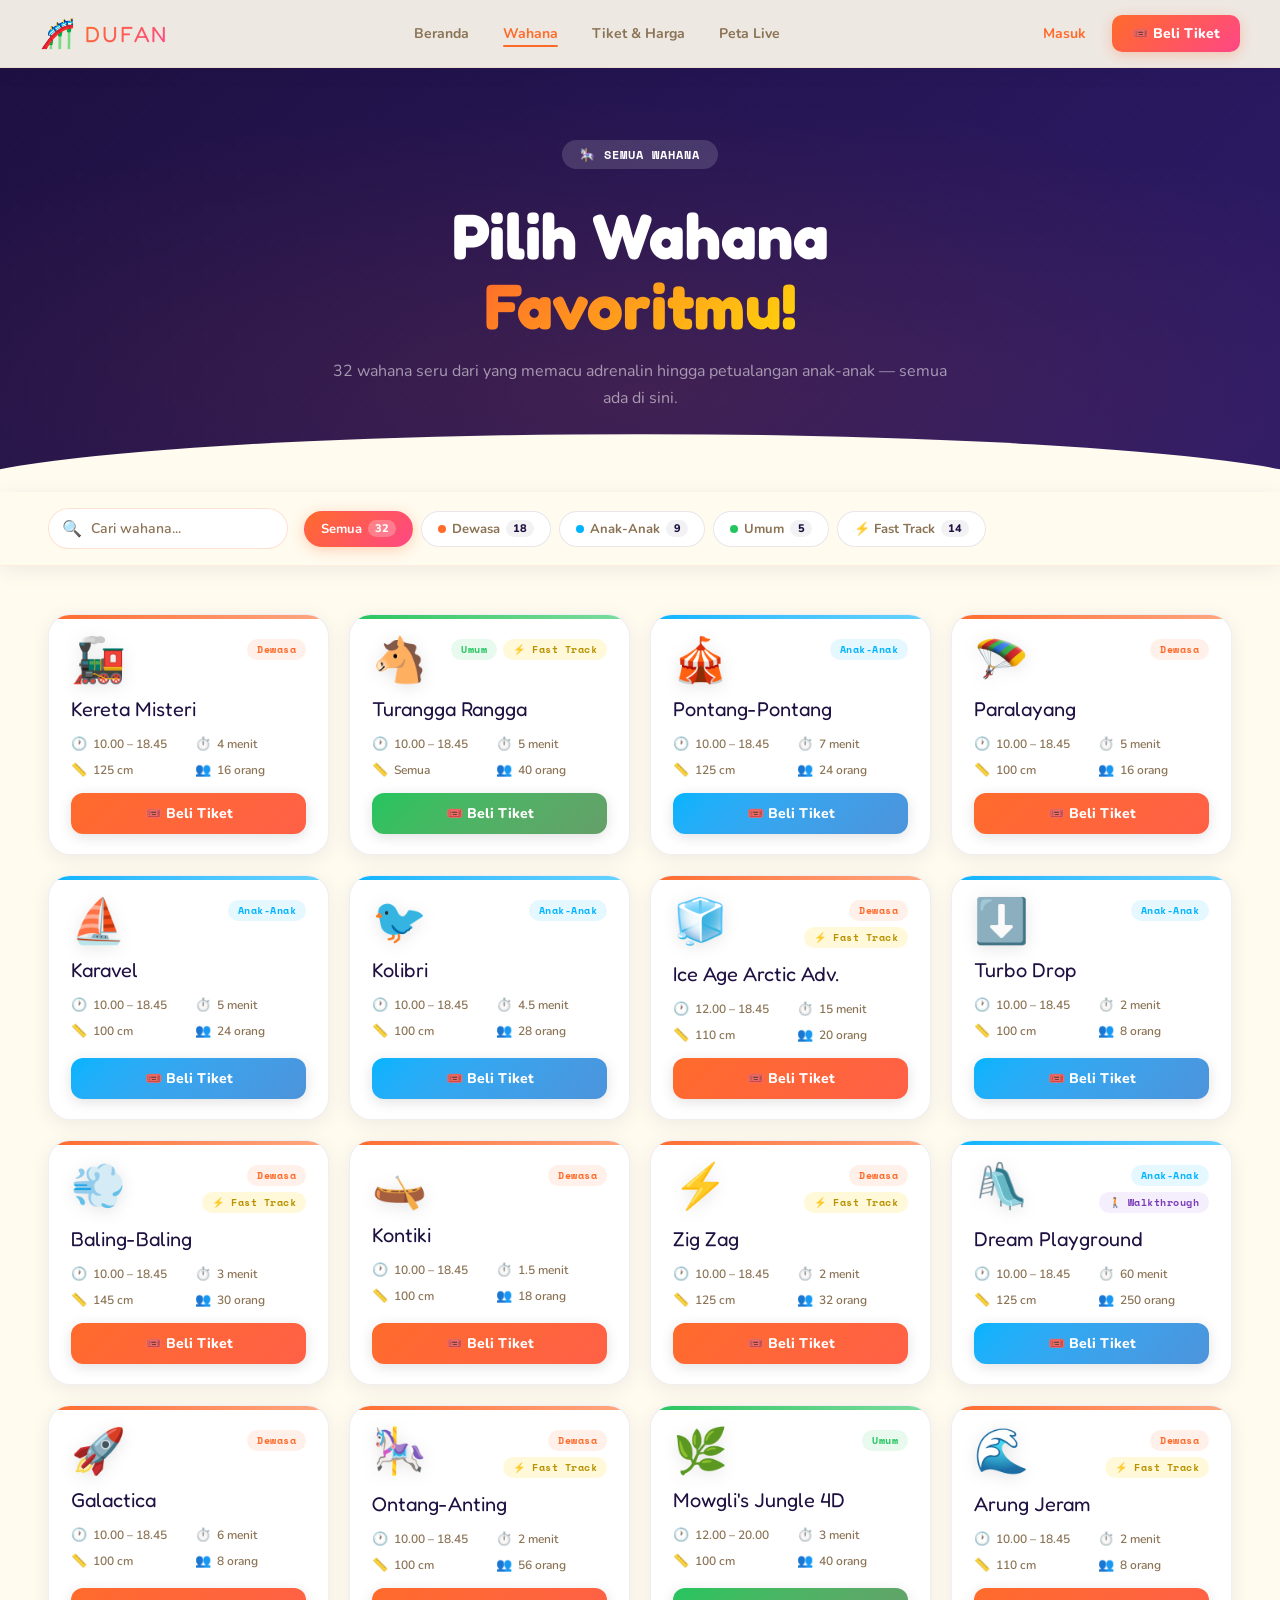
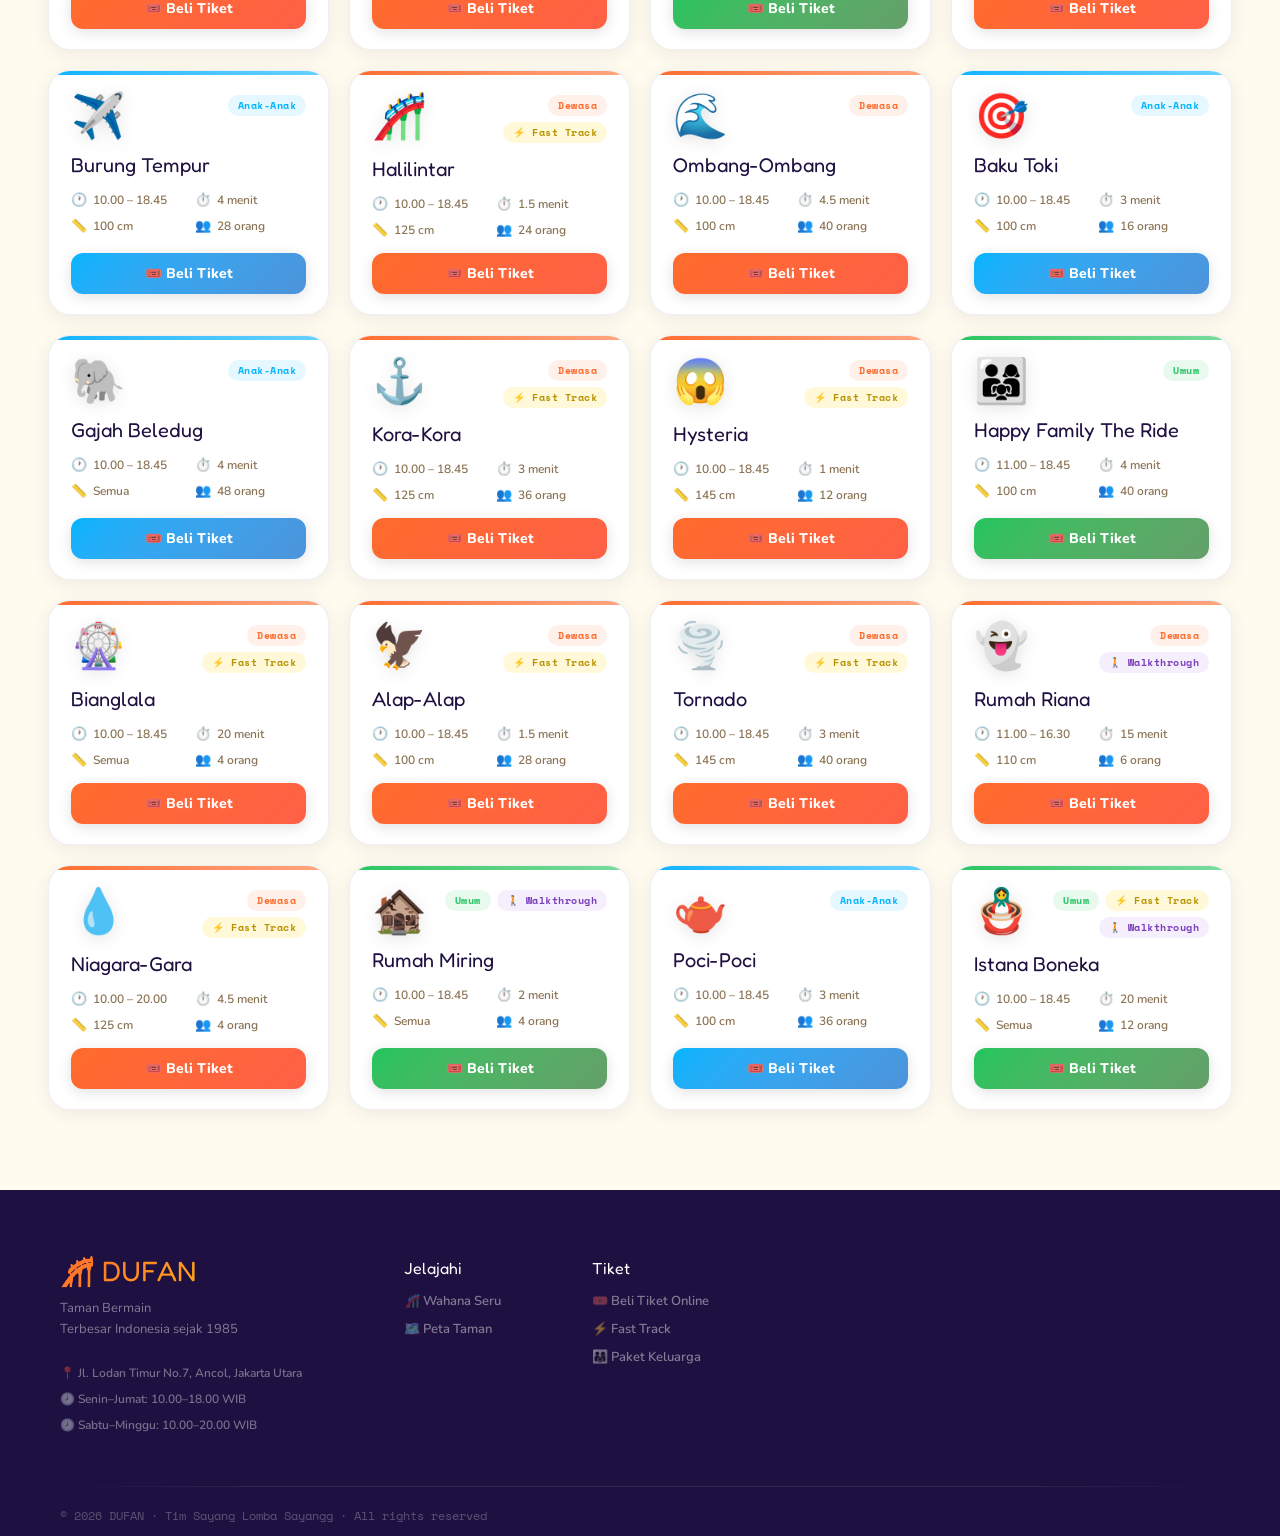
<file: attractions.html>
<!DOCTYPE html>
<html lang="id">
<head>
<meta charset="UTF-8"/>
<meta name="viewport" content="width=device-width, initial-scale=1.0"/>
<title>Wahana — DUFAN Ancol</title>
<link rel="icon" href="data:image/svg+xml,<svg xmlns='http://www.w3.org/2000/svg' viewBox='0 0 100 100'><text y='.9em' font-size='90'>🎢</text></svg>"/>
<link rel="preconnect" href="https://fonts.googleapis.com"/>
<link href="https://fonts.googleapis.com/css2?family=Fredoka+One&family=Nunito:wght@400;600;700;800;900&family=Space+Mono:wght@400;700&display=swap" rel="stylesheet"/>
<link href="css/style.css" rel="stylesheet"/>
<link href="css/attractions.css" rel="stylesheet"/>
</head>
<body>

<!-- NAVBAR -->
<nav class="navbar" id="navbar">
  <a class="nav-brand" href="index.html">
    <div class="nav-logo-icon">🎢</div>
    <div class="nav-logo-text">DUFAN</div>
  </a>
  <div class="nav-links">    
    <a class="nav-link" href="index.html">Beranda</a>
    <a class="nav-link active" href="attractions.html">Wahana</a>
    <a class="nav-link" href="tickets.html">Tiket & Harga</a>
    <a class="nav-link" href="login.html">Peta Live</a>
  </div>
  <div class="nav-right">
    <a href="login.html" class="nav-btn-ghost">Masuk</a>
    <a href="tickets.html" class="nav-btn">🎟️ Beli Tiket</a>
  </div>
  <button class="nav-hamburger" id="hamburger" aria-label="Menu">
    <span></span><span></span><span></span>
  </button>
</nav>

<div class="page">

  <!-- ── PAGE HEADER ── -->
  <header class="attr-header">
    <div class="attr-header-bg"></div>
    <div class="attr-header-inner">
      <div class="sec-tag" style="background:rgba(255,255,255,.15);color:white">🎠 SEMUA WAHANA</div>
      <h1 class="attr-header-title">Pilih Wahana<br><span class="highlight-text">Favoritmu!</span></h1>
      <p class="attr-header-sub">32 wahana seru dari yang memacu adrenalin hingga petualangan anak-anak — semua ada di sini.</p>
    </div>
  </header>

  <!-- ── FILTER & SEARCH BAR ── -->
  <div class="attr-controls">
    <div class="attr-search-wrap">
      <span class="attr-search-icon">🔍</span>
      <input type="text" id="searchInput" class="attr-search" placeholder="Cari wahana..."/>
    </div>
    <div class="attr-filters" id="filterBtns">
      <button class="filter-btn active" data-filter="all">Semua <span class="filter-count" id="cnt-all">32</span></button>
      <button class="filter-btn" data-filter="Dewasa">
        <span class="filter-dot" style="background:#FF6B2B"></span>Dewasa
        <span class="filter-count" id="cnt-dewasa"></span>
      </button>
      <button class="filter-btn" data-filter="Anak-Anak">
        <span class="filter-dot" style="background:#00B4FF"></span>Anak-Anak
        <span class="filter-count" id="cnt-anak"></span>
      </button>
      <button class="filter-btn" data-filter="Umum">
        <span class="filter-dot" style="background:#22C55E"></span>Umum
        <span class="filter-count" id="cnt-umum"></span>
      </button>
      <button class="filter-btn" data-filter="fasttrack">
        ⚡ Fast Track
        <span class="filter-count" id="cnt-ft"></span>
      </button>
    </div>
  </div>

  <!-- ── WAHANA GRID ── -->
  <section class="attr-section">
    <div class="wahana-grid" id="wahanaGrid"></div>
    <div class="attr-empty" id="emptyState" style="display:none">
      <div class="attr-empty-icon">🔍</div>
      <div class="attr-empty-title">Wahana tidak ditemukan</div>
      <div class="attr-empty-sub">Coba kata kunci lain atau ubah filter</div>
    </div>
  </section>

</div>

<!-- FOOTER -->
<footer class="footer">
  <div class="footer-top">
    <div class="footer-brand-col">
      <div class="footer-logo">🎢 DUFAN</div>
      <div class="footer-tagline">Taman Bermain<br>Terbesar Indonesia sejak 1985</div>
      <div class="footer-info">
        <div class="footer-info-item">📍 Jl. Lodan Timur No.7, Ancol, Jakarta Utara</div>
        <div class="footer-info-item">🕗 Senin–Jumat: 10.00–18.00 WIB</div>
        <div class="footer-info-item">🕗 Sabtu–Minggu: 10.00–20.00 WIB</div>
      </div>
    </div>
    <div class="footer-links">
      <div class="footer-col">
        <div class="footer-col-title">Jelajahi</div>
        <a href="attractions.html">🎢 Wahana Seru</a>
        <a href="map.html">🗺️ Peta Taman</a>
      </div>
      <div class="footer-col">
        <div class="footer-col-title">Tiket</div>
        <a href="tickets.html">🎟️ Beli Tiket Online</a>
        <a href="tickets.html">⚡ Fast Track</a>
        <a href="tickets.html">👨‍👩‍👧 Paket Keluarga</a>
      </div>
    </div>
  </div>
  <div class="footer-divider"></div>
  <div class="footer-bottom">
    <div class="footer-copy">© 2026 DUFAN · Tim Sayang Lomba Sayangg · All rights reserved</div>
  </div>
</footer>

<script src="js/attractions.js"></script>
</body>
</html>
</file>
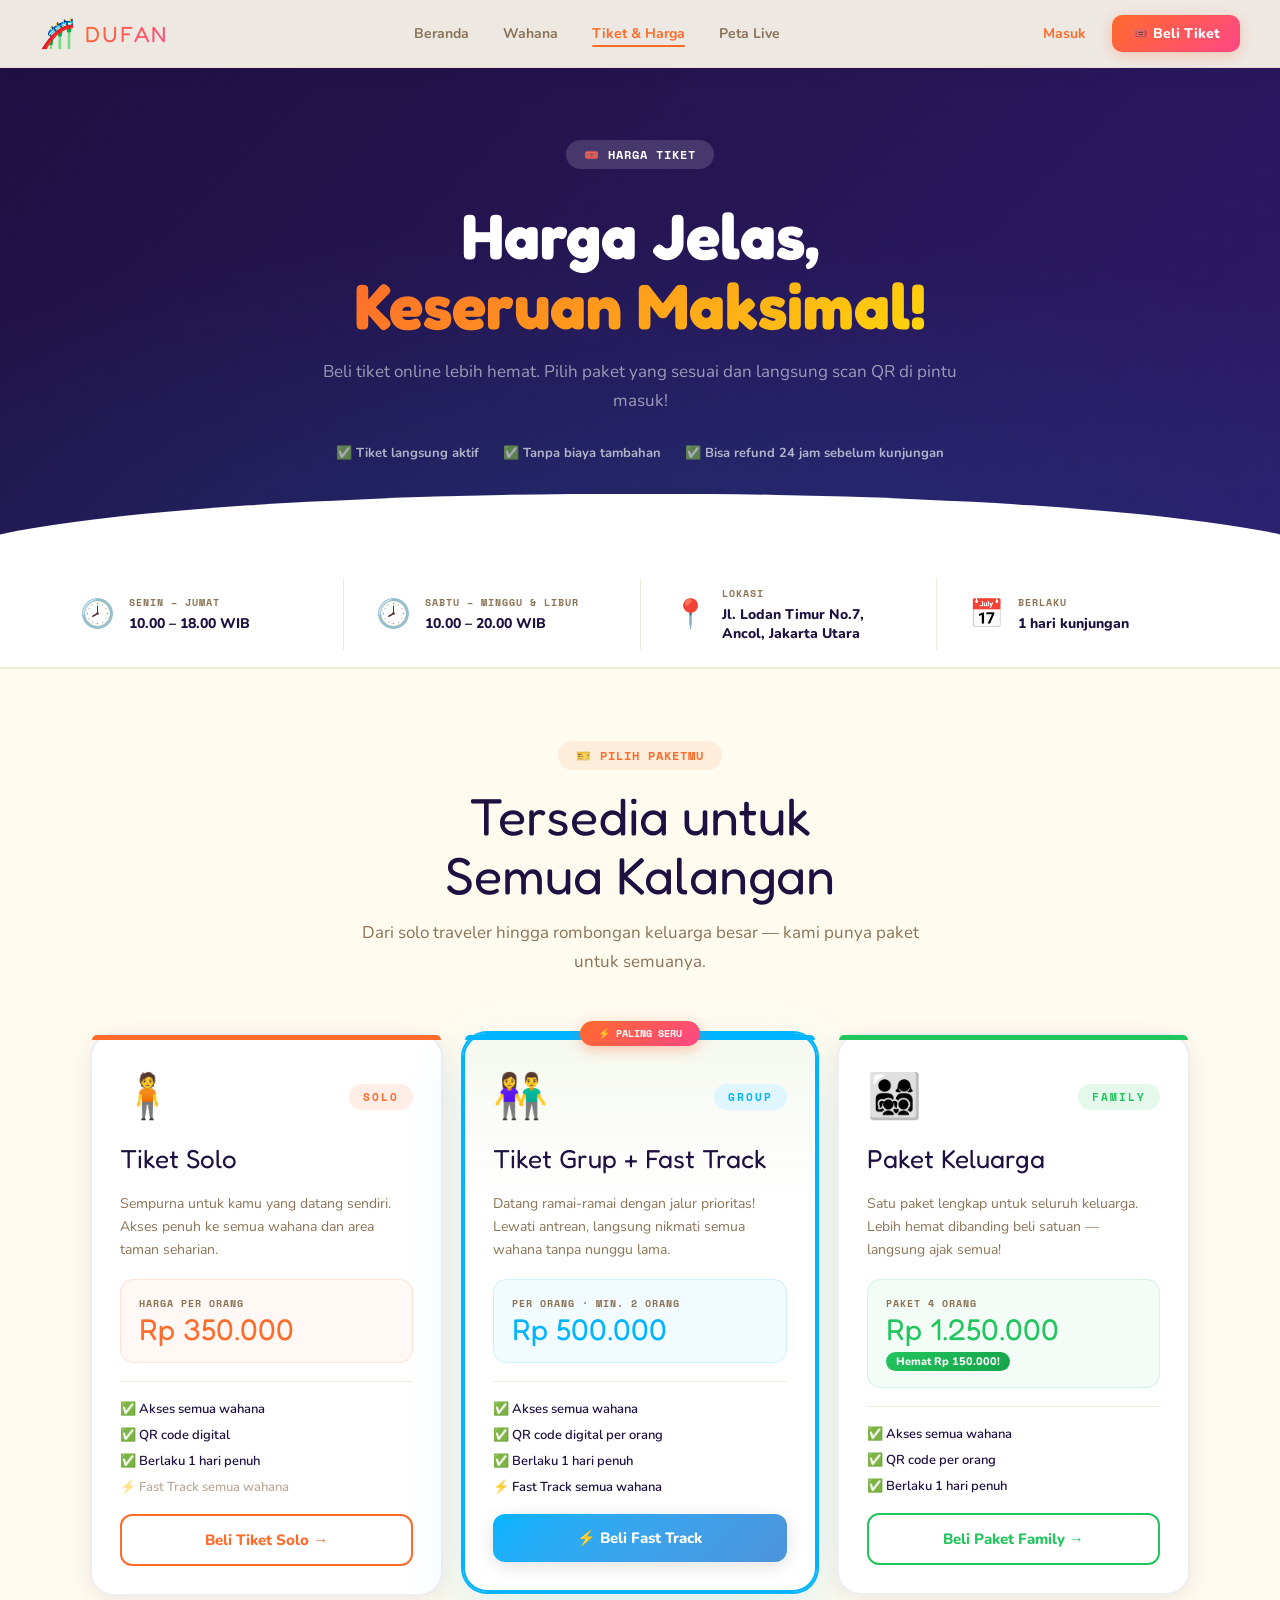
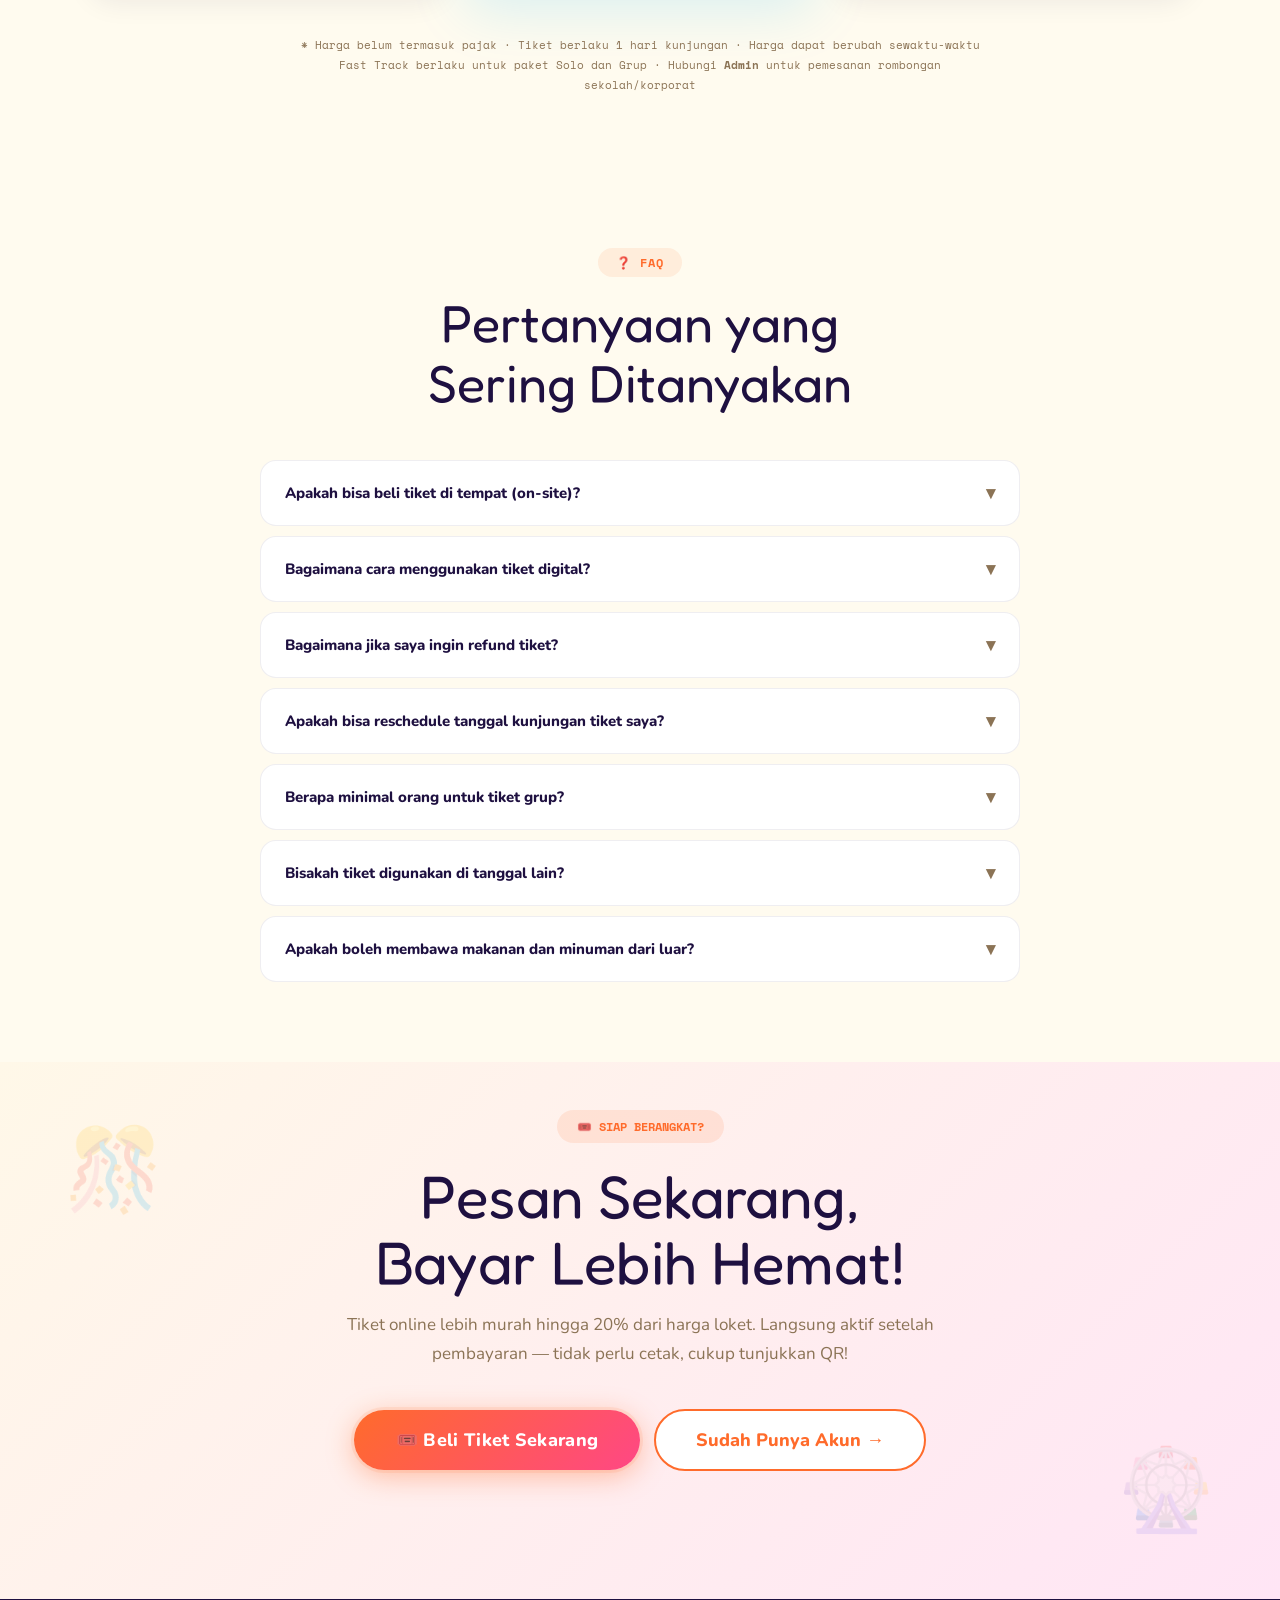
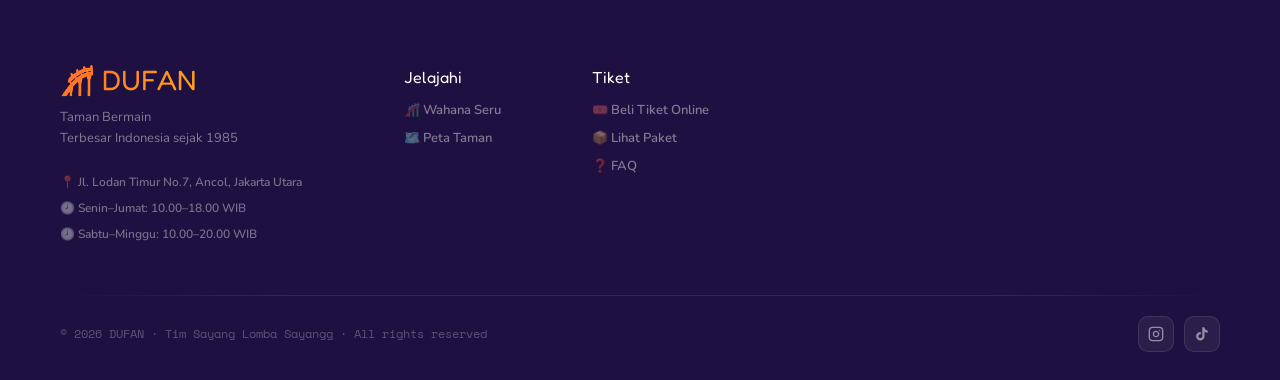
<file: tickets.html>
<!DOCTYPE html>
<html lang="id">
<head>
<meta charset="UTF-8"/>
<meta name="viewport" content="width=device-width, initial-scale=1.0"/>
<title>Tiket & Harga — DUFAN Ancol</title>
<link rel="icon" href="data:image/svg+xml,<svg xmlns='http://www.w3.org/2000/svg' viewBox='0 0 100 100'><text y='.9em' font-size='90'>🎢</text></svg>"/>
<link rel="preconnect" href="https://fonts.googleapis.com"/>
<link href="https://fonts.googleapis.com/css2?family=Fredoka+One&family=Nunito:wght@400;600;700;800;900&family=Space+Mono:wght@400;700&display=swap" rel="stylesheet"/>
<link href="css/style.css" rel="stylesheet"/>
<link href="css/tickets.css" rel="stylesheet"/>
</head>
<body>

<!-- NAVBAR -->
<nav class="navbar" id="navbar">
  <a class="nav-brand" href="index.html">
    <div class="nav-logo-icon">🎢</div>
    <div class="nav-logo-text">DUFAN</div>
  </a>
  <div class="nav-links">
    <a class="nav-link" href="index.html">Beranda</a>
    <a class="nav-link" href="attractions.html">Wahana</a>
    <a class="nav-link active" href="tickets.html">Tiket & Harga</a>
    <a class="nav-link" href="login.html">Peta Live</a>
  </div>
  <div class="nav-right">
    <a href="login.html" class="nav-btn-ghost">Masuk</a>
    <a href="login.html" class="nav-btn">🎟️ Beli Tiket</a>
  </div>
  <button class="nav-hamburger" id="hamburger" aria-label="Menu">
    <span></span><span></span><span></span>
  </button>
</nav>

<div class="page">

  <!-- ── PAGE HEADER ── -->
  <header class="tix-header">
    <div class="tix-header-bg"></div>
    <div class="tix-header-inner">
      <div class="sec-tag" style="background:rgba(255,255,255,.15);color:white;">🎟️ HARGA TIKET</div>
      <h1 class="tix-header-title">Harga Jelas,<br><span class="highlight-text">Keseruan Maksimal!</span></h1>
      <p class="tix-header-sub">Beli tiket online lebih hemat. Pilih paket yang sesuai dan langsung scan QR di pintu masuk!</p>
      <div class="tix-header-trust">
        <span>✅ Tiket langsung aktif</span>
        <span>✅ Tanpa biaya tambahan</span>
        <span>✅ Bisa refund 24 jam sebelum kunjungan</span>
      </div>
    </div>
  </header>

  <!-- ── INFO JAM BUKA ── -->
  <section class="tix-info-bar">
    <div class="tix-info-item">
      <div class="tix-info-icon">🕗</div>
      <div>
        <div class="tix-info-label">Senin – Jumat</div>
        <div class="tix-info-val">10.00 – 18.00 WIB</div>
      </div>
    </div>
    <div class="tix-info-divider"></div>
    <div class="tix-info-item">
      <div class="tix-info-icon">🕗</div>
      <div>
        <div class="tix-info-label">Sabtu – Minggu & Libur</div>
        <div class="tix-info-val">10.00 – 20.00 WIB</div>
      </div>
    </div>
    <div class="tix-info-divider"></div>
    <div class="tix-info-item">
      <div class="tix-info-icon">📍</div>
      <div>
        <div class="tix-info-label">Lokasi</div>
        <div class="tix-info-val">Jl. Lodan Timur No.7, Ancol, Jakarta Utara</div>
      </div>
    </div>
    <div class="tix-info-divider"></div>
    <div class="tix-info-item">
      <div class="tix-info-icon">📅</div>
      <div>
        <div class="tix-info-label">Berlaku</div>
        <div class="tix-info-val">1 hari kunjungan</div>
      </div>
    </div>
  </section>

  <!-- ── TICKET PACKAGES ── -->
  <section class="tix-section" id="paket">
    <div class="tix-section-header reveal">
      <div class="sec-tag">🎫 PILIH PAKETMU</div>
      <div class="sec-title">Tersedia untuk<br>Semua Kalangan</div>
      <div class="sec-sub">Dari solo traveler hingga rombongan keluarga besar — kami punya paket untuk semuanya.</div>
    </div>

    <div class="tix-grid">

      <!-- SOLO -->
      <div class="tix-card reveal" style="--tc:#FF6B2B">
        <div class="tix-card-top">
          <div class="tix-card-icon">🧍</div>
          <div class="tix-card-tag">SOLO</div>
        </div>
        <div class="tix-card-name">Tiket Solo</div>
        <div class="tix-card-desc">Sempurna untuk kamu yang datang sendiri. Akses penuh ke semua wahana dan area taman seharian.</div>

        <div class="tix-price-wrap">
          <div class="tix-price-cat">
            <div class="tix-price-label">Harga per orang</div>
            <div class="tix-price tix-price--big">Rp 350.000</div>
          </div>
        </div>

        <div class="tix-divider"></div>

        <div class="tix-feats">
          <div class="tix-feat">✅ Akses semua wahana</div>
          <div class="tix-feat">✅ QR code digital</div>
          <div class="tix-feat">✅ Berlaku 1 hari penuh</div>
          <div class="tix-feat tix-feat--no">⚡ Fast Track semua wahana</div>
        </div>

        <a href="login.html" class="tix-cta tix-cta--outline">Beli Tiket Solo →</a>
      </div>

      <!-- GROUP (featured) -->
      <div class="tix-card tix-card--featured reveal" style="--tc:#00B4FF">
        <div class="tix-card-popular">⚡ PALING SERU</div>
        <div class="tix-card-top">
          <div class="tix-card-icon">👫</div>
          <div class="tix-card-tag">GROUP</div>
        </div>
        <div class="tix-card-name">Tiket Grup + Fast Track</div>
        <div class="tix-card-desc">Datang ramai-ramai dengan jalur prioritas! Lewati antrean, langsung nikmati semua wahana tanpa nunggu lama.</div>

        <div class="tix-price-wrap">
          <div class="tix-price-cat">
            <div class="tix-price-label">Per orang · min. 2 orang</div>
            <div class="tix-price tix-price--big">Rp 500.000</div>
          </div>
        </div>

        <div class="tix-divider"></div>

        <div class="tix-feats">
          <div class="tix-feat">✅ Akses semua wahana</div>
          <div class="tix-feat">✅ QR code digital per orang</div>
          <div class="tix-feat">✅ Berlaku 1 hari penuh</div>
          <div class="tix-feat">⚡ Fast Track semua wahana</div>
        </div>

        <a href="login.html" class="tix-cta">⚡ Beli Fast Track</a>
      </div>

      <!-- FAMILY -->
      <div class="tix-card reveal" style="--tc:#22C55E">
        <div class="tix-card-top">
          <div class="tix-card-icon">👨‍👩‍👧‍👦</div>
          <div class="tix-card-tag">FAMILY</div>
        </div>
        <div class="tix-card-name">Paket Keluarga</div>
        <div class="tix-card-desc">Satu paket lengkap untuk seluruh keluarga. Lebih hemat dibanding beli satuan — langsung ajak semua!</div>

        <div class="tix-price-wrap">
          <div class="tix-price-cat">
            <div class="tix-price-label">Paket 4 orang</div>
            <div class="tix-price tix-price--big">Rp 1.250.000</div>
            <div class="tix-price-save">Hemat Rp 150.000!</div>
          </div>
        </div>

        <div class="tix-divider"></div>

        <div class="tix-feats">
          <div class="tix-feat">✅ Akses semua wahana</div>
          <div class="tix-feat">✅ QR code per orang</div>
          <div class="tix-feat">✅ Berlaku 1 hari penuh</div>
        </div>

        <a href="login.html" class="tix-cta tix-cta--outline">Beli Paket Family →</a>
      </div>

    </div>

    <div class="tix-note reveal">
      * Harga belum termasuk pajak · Tiket berlaku 1 hari kunjungan · Harga dapat berubah sewaktu-waktu<br>
      Fast Track berlaku untuk paket Solo dan Grup · Hubungi <strong>Admin </strong> untuk pemesanan rombongan sekolah/korporat
    </div>
  </section>

   <section class="tix-faq" id="faq">
    <div class="tix-faq-header reveal">
      <div class="sec-tag">❓ FAQ</div>
      <div class="sec-title">Pertanyaan yang<br>Sering Ditanyakan</div>
    </div>

    <div class="faq-list" id="faqList">

      <div class="faq-item reveal">
        <button class="faq-q" onclick="toggleFaq(this)">
          <span>Apakah bisa beli tiket di tempat (on-site)?</span>
          <span class="faq-arrow">▾</span>
        </button>
        <div class="faq-a">
          Bisa, loket tiket tersedia di pintu masuk DUFAN.
        </div>
      </div>

      <div class="faq-item reveal">
        <button class="faq-q" onclick="toggleFaq(this)">
          <span>Bagaimana cara menggunakan tiket digital?</span>
          <span class="faq-arrow">▾</span>
        </button>
        <div class="faq-a">
          Setelah pembelian berhasil, QR code tiket akan muncul di halaman akun. Tunjukkan QR code ke petugas atau scan mandiri di gate masuk.
        </div>
      </div>
      
      <div class="faq-item reveal">
        <button class="faq-q" onclick="toggleFaq(this)">
          <span>Bagaimana jika saya ingin refund tiket?</span>
          <span class="faq-arrow">▾</span>
        </button>
        <div class="faq-a">
          Sesuai syarat dan ketentuan yang tertera pada saat pembelian tiket bahwa eticket tidak dapat dikembalikan (non-refundable).
        </div>
      </div>
      
      <div class="faq-item reveal">
        <button class="faq-q" onclick="toggleFaq(this)">
          <span>Apakah bisa reschedule tanggal kunjungan tiket saya?</span>
          <span class="faq-arrow">▾</span>
        </button>
        <div class="faq-a">
          Sesuai ketentuan yang tertera pada saat pembelian tiket, bahwa tiket hanya bisa digunakan sesuai dengan tanggal yang dipilih. 
        </div>
      </div>
      

      <div class="faq-item reveal">
        <button class="faq-q" onclick="toggleFaq(this)">
          <span>Berapa minimal orang untuk tiket grup?</span>
          <span class="faq-arrow">▾</span>
        </button>
        <div class="faq-a">
          Minimal 2 orang untuk mendapatkan harga tiket grup.
        </div>
      </div>

      <div class="faq-item reveal">
        <button class="faq-q" onclick="toggleFaq(this)">
          <span>Bisakah tiket digunakan di tanggal lain?</span>
          <span class="faq-arrow">▾</span>
        </button>
        <div class="faq-a">
          Tiket berlaku sesuai tanggal yang dipilih saat pemesanan. Reschedule dapat dilakukan maksimal 24 jam sebelum kunjungan melalui halaman akun, maksimal 1 kali per tiket.
        </div>
      </div>

      <div class="faq-item reveal">
        <button class="faq-q" onclick="toggleFaq(this)">
          <span>Apakah boleh membawa makanan dan minuman dari luar?</span>
          <span class="faq-arrow">▾</span>
        </button>
        <div class="faq-a">
          Makanan ringan dan minuman dalam kemasan tertutup diperbolehkan. Tersedia banyak pilihan kuliner dan restoran di dalam area taman dengan berbagai pilihan menu.
        </div>
      </div>

    </div>
  </section>

  <!-- ── CTA ── -->
  <section class="s-cta">
    <div class="cta-deco1">🎊</div>
    <div class="cta-deco2">🎡</div>
    <div class="cta-inner reveal">
      <div class="cta-badge">🎟️ SIAP BERANGKAT?</div>
      <div class="cta-title">Pesan Sekarang,<br>Bayar Lebih Hemat!</div>
      <div class="cta-sub">Tiket online lebih murah hingga 20% dari harga loket. Langsung aktif setelah pembayaran — tidak perlu cetak, cukup tunjukkan QR!</div>
      <div class="cta-btns">
        <a href="login.html" class="btn-primary btn-lg confetti-btn">🎟️ Beli Tiket Sekarang</a>
        <a href="login.html" class="btn-secondary btn-lg">Sudah Punya Akun →</a>
      </div>
    </div>
  </section>

</div><!-- /page -->

<!-- FOOTER -->
<footer class="footer">
  <div class="footer-top">
    <div class="footer-brand-col">
      <div class="footer-logo">🎢 DUFAN</div>
      <div class="footer-tagline">Taman Bermain<br>Terbesar Indonesia sejak 1985</div>
      <div class="footer-info">
        <div class="footer-info-item">📍 Jl. Lodan Timur No.7, Ancol, Jakarta Utara</div>
        <div class="footer-info-item">🕗 Senin–Jumat: 10.00–18.00 WIB</div>
        <div class="footer-info-item">🕗 Sabtu–Minggu: 10.00–20.00 WIB</div>
      </div>
    </div>
    <div class="footer-links">
      <div class="footer-col">
        <div class="footer-col-title">Jelajahi</div>
        <a href="attractions.html">🎢 Wahana Seru</a>
        <a href="map.html">🗺️ Peta Taman</a>
      </div>
      <div class="footer-col">
        <div class="footer-col-title">Tiket</div>
        <a href="tickets.html">🎟️ Beli Tiket Online</a>
        <a href="#paket">📦 Lihat Paket</a>
        <a href="#faq">❓ FAQ</a>
      </div>
    </div>
  </div>
  <div class="footer-divider"></div>
  <div class="footer-bottom">
    <div class="footer-copy">© 2026 DUFAN · Tim Sayang Lomba Sayangg · All rights reserved</div>
        <div class="footer-socials">
      <a href="https://www.instagram.com/infodufan/" class="footer-social-btn" aria-label="Instagram">
        <svg viewBox="0 0 24 24" fill="none" stroke="currentColor" stroke-width="2" stroke-linecap="round" stroke-linejoin="round"><rect x="2" y="2" width="20" height="20" rx="5" ry="5"/><path d="M16 11.37A4 4 0 1 1 12.63 8 4 4 0 0 1 16 11.37z"/><line x1="17.5" y1="6.5" x2="17.51" y2="6.5"/></svg>
      </a>
      <a href="https://www.tiktok.com/@dufanancol" class="footer-social-btn" aria-label="TikTok">
        <svg viewBox="0 0 24 24" fill="currentColor"><path d="M19.59 6.69a4.83 4.83 0 0 1-3.77-4.25V2h-3.45v13.67a2.89 2.89 0 0 1-2.88 2.5 2.89 2.89 0 0 1-2.89-2.89 2.89 2.89 0 0 1 2.89-2.89c.28 0 .54.04.79.1V9.01a6.28 6.28 0 0 0-.79-.05 6.34 6.34 0 0 0-6.34 6.34 6.34 6.34 0 0 0 6.34 6.34 6.34 6.34 0 0 0 6.33-6.34V8.69a8.19 8.19 0 0 0 4.79 1.53V6.78a4.85 4.85 0 0 1-1.02-.09z"/></svg>
      </a>
  </div>
</footer>

<script src="js/tickets.js"></script>
</body>
</html>
</file>
<file: css/style.css>
/* ═══════════════════════════════════════════════
   DUFAN — Fun Carnival Theme CSS
   Aesthetic: Carnival Maximalism
   Fonts: Fredoka One (display), Nunito (body)
═══════════════════════════════════════════════ */

*, *::before, *::after { box-sizing: border-box; margin: 0; padding: 0; }

:root {
  --orange:   #FF6B2B;
  --orange-l: #FF8F5E;
  --orange-d: #CC4A15;
  --yellow:   #FFD60A;
  --yellow-l: #FFE55A;
  --blue:     #00B4FF;
  --blue-l:   #5CD3FF;
  --green:    #22C55E;
  --green-l:  #6EE094;
  --pink:     #FF4785;
  --purple:   #9B5DE5;
  --dark:     #1E1040;
  --dark2:    #2D1B69;
  --cream:    #FFFBEF;
  --white:    #FFFFFF;
  --gray:     #F0EBD8;
  --muted:    #8B7355;
  --r-lg:     28px;
  --r-md:     18px;
  --r-sm:     12px;
  --shadow:   0 8px 32px rgba(30,16,64,.12);
  --shadow-lg:0 20px 60px rgba(30,16,64,.18);
}

html { scroll-behavior: smooth; }

body {
  background: var(--cream);
  color: var(--dark);
  font-family: 'Nunito', sans-serif;
  font-size: 16px;
  overflow-x: hidden;
}

/* CANVAS BG */
#bg-canvas {
  position: fixed; inset: 0;
  width: 100%; height: 100%;
  z-index: 0; pointer-events: none;
}

/* HERO CANVAS */
#hero-canvas {
  position: absolute; inset: 0;
  width: 100%; height: 100%;
  pointer-events: none; z-index: 0;
  opacity: .15;
}
.s-hero > *:not(#hero-canvas) {
  position: relative; z-index: 1;
}

.page { position: relative; z-index: 10; }

/* ════════════════════════
   NAVBAR
════════════════════════ */
.navbar {
  position: fixed; top: 0; left: 0; right: 0; z-index: 500;
  height: 68px; padding: 0 40px;
  display: flex; align-items: center; gap: 8px;
  background: rgba(255,251,239,.92);
  backdrop-filter: blur(24px);
  border-bottom: 1.5px solid rgba(255,107,43,.1);
  box-shadow: 0 2px 20px rgba(30,16,64,.07);
  transition: background .3s, box-shadow .3s;
}
.navbar.scrolled {
  background: rgba(255,251,239,.98);
  box-shadow: 0 4px 28px rgba(30,16,64,.12);
}

/* Brand */
.nav-brand {
  display: flex; align-items: center; gap: 10px;
  text-decoration: none; flex-shrink: 0;
}
.nav-logo-icon {
  font-size: 28px;
  animation: bounce 2.5s ease-in-out infinite;
}
@keyframes bounce {
  0%,100% { transform: translateY(0); }
  50%      { transform: translateY(-5px); }
}
.nav-logo-text {
  font-family: 'Fredoka One', cursive;
  font-size: 22px; letter-spacing: 2px;
  background: linear-gradient(135deg, var(--orange), var(--pink));
  -webkit-background-clip: text; -webkit-text-fill-color: transparent;
  background-clip: text;
}

/* Center links */
.nav-links {
  display: flex; align-items: center; gap: 2px;
  margin: 0 auto;
}
.nav-link {
  padding: 8px 16px;
  font-family: 'Nunito', sans-serif; font-weight: 700;
  font-size: 14px; color: var(--muted);
  border-radius: 10px; text-decoration: none;
  transition: color .2s, background .2s;
  position: relative;
}
.nav-link::after {
  content: '';
  position: absolute; bottom: 4px; left: 50%; right: 50%;
  height: 2px; border-radius: 1px;
  background: var(--orange);
  transition: left .25s, right .25s;
}
.nav-link:hover { color: var(--orange); background: rgba(255,107,43,.07); }
.nav-link:hover::after { left: 16px; right: 16px; }
.nav-link.active { color: var(--orange); }
.nav-link.active::after { left: 16px; right: 16px; }

/* Right side buttons */
.nav-right {
  display: flex; align-items: center; gap: 8px; flex-shrink: 0;
}
.nav-btn-ghost {
  padding: 8px 18px;
  font-family: 'Nunito', sans-serif; font-weight: 700;
  font-size: 14px; color: var(--orange);
  border-radius: 10px; text-decoration: none;
  transition: background .2s;
}
.nav-btn-ghost:hover { background: rgba(255,107,43,.08); }

.nav-btn {
  padding: 9px 20px;
  background: linear-gradient(135deg, var(--orange), var(--pink));
  color: white; border: none; border-radius: 10px;
  font-family: 'Nunito', sans-serif; font-weight: 800;
  font-size: 14px; cursor: pointer;
  transition: all .25s;
  box-shadow: 0 3px 14px rgba(255,107,43,.3);
  text-decoration: none; white-space: nowrap;
}
.nav-btn:hover {
  transform: translateY(-2px);
  box-shadow: 0 7px 22px rgba(255,107,43,.42);
}

/* Hamburger — three lines */
.nav-hamburger {
  display: none; flex-direction: column; justify-content: center;
  gap: 5px; width: 36px; height: 36px;
  background: none; border: none; cursor: pointer; padding: 4px;
  border-radius: 8px; transition: background .2s;
  margin-left: 8px;
}
.nav-hamburger:hover { background: rgba(255,107,43,.08); }
.nav-hamburger span {
  display: block; height: 2.5px; border-radius: 2px;
  background: var(--dark);
  transition: transform .3s, opacity .3s, width .3s;
}
.nav-hamburger span:nth-child(2) { width: 75%; }
.nav-hamburger.open span:nth-child(1) { transform: translateY(7.5px) rotate(45deg); }
.nav-hamburger.open span:nth-child(2) { opacity: 0; width: 0; }
.nav-hamburger.open span:nth-child(3) { transform: translateY(-7.5px) rotate(-45deg); }

/* ════════════════════════
   BUTTONS
════════════════════════ */
.btn-primary {
  display: inline-flex; align-items: center; gap: 8px;
  padding: 16px 36px;
  background: linear-gradient(135deg, var(--orange), var(--pink));
  color: white; border: none; border-radius: 50px;
  font-family: 'Nunito', sans-serif; font-weight: 800;
  font-size: 16px; letter-spacing: .3px;
  cursor: pointer; text-decoration: none;
  transition: all .3s;
  box-shadow: 0 6px 28px rgba(255,107,43,.4), 0 0 0 3px rgba(255,107,43,.1);
}
.btn-primary:hover {
  transform: translateY(-3px) scale(1.02);
  box-shadow: 0 12px 40px rgba(255,107,43,.5);
}
.btn-primary.btn-white {
  background: white; color: var(--orange);
  box-shadow: 0 6px 28px rgba(0,0,0,.2);
}
.btn-primary.btn-white:hover { box-shadow: 0 12px 40px rgba(0,0,0,.3); }
.btn-primary.btn-lg { font-size: 18px; padding: 18px 42px; }

.btn-secondary {
  display: inline-flex; align-items: center; gap: 8px;
  padding: 15px 34px;
  background: white; color: var(--orange);
  border: 2.5px solid var(--orange); border-radius: 50px;
  font-family: 'Nunito', sans-serif; font-weight: 800;
  font-size: 16px; cursor: pointer; text-decoration: none;
  transition: all .25s;
}
.btn-secondary:hover {
  background: rgba(255,107,43,.06);
  transform: translateY(-2px);
}
.btn-secondary.btn-lg { font-size: 18px; padding: 17px 40px; }

/* ════════════════════════
   SECTION COMMONS
════════════════════════ */
.sec-header { text-align: center; margin-bottom: 56px; }
.sec-tag {
  display: inline-block;
  padding: 6px 18px;
  background: rgba(255,107,43,.1);
  color: var(--orange);
  border-radius: 50px;
  font-family: 'Space Mono', monospace;
  font-size: 12px; font-weight: 700; letter-spacing: 1px;
  margin-bottom: 16px;
}
.sec-title {
  font-family: 'Fredoka One', cursive;
  font-size: clamp(32px, 5vw, 52px);
  line-height: 1.15; color: var(--dark);
  margin-bottom: 14px;
}
.sec-sub {
  font-size: 17px; color: var(--muted);
  line-height: 1.7; max-width: 560px;
  margin: 0 auto;
}
.highlight-text {
  background: linear-gradient(135deg, var(--orange), var(--yellow));
  -webkit-background-clip: text; -webkit-text-fill-color: transparent;
  background-clip: text;
}

/* WAVE DIVIDERS */
.wave-top, .wave-bottom {
  width: 100%; overflow: hidden; line-height: 0;
  margin: 0;
}
.wave-top svg, .wave-bottom svg {
  display: block; width: 100%; height: 80px;
}

/* ════════════════════════
   HERO
════════════════════════ */
.s-hero {
  display: flex; flex-direction: column;
  align-items: center; justify-content: center;
  padding: 130px 40px 0;
  text-align: center;
  position: relative; overflow: hidden;
  background: linear-gradient(180deg, #FFF8E8 0%, #FFFBEF 100%);
}

/* Hero decorative elements — removed */
.hero-deco { display: none; }

.hero-badge {
  display: inline-flex; align-items: center; gap: 8px;
  padding: 8px 20px;
  background: linear-gradient(135deg, var(--yellow), var(--orange-l));
  color: var(--dark); border-radius: 50px;
  font-family: 'Nunito', sans-serif; font-weight: 800;
  font-size: 14px; margin-bottom: 20px;
  box-shadow: 0 4px 20px rgba(255,214,10,.4);
  animation: fadeUp .5s ease both;
}

.hero-title {
  font-family: 'Fredoka One', cursive;
  font-size: clamp(42px, 8vw, 76px);
  line-height: 1.1; color: var(--dark);
  margin-bottom: 20px;
  animation: fadeUp .6s .1s ease both;
}
.hero-title--accent {
  background: linear-gradient(135deg, var(--orange) 0%, var(--pink) 50%, var(--purple) 100%);
  -webkit-background-clip: text; -webkit-text-fill-color: transparent;
  background-clip: text;
  background-size: 200% auto;
  animation: shimmer 4s linear infinite;
}
@keyframes shimmer { from { background-position: 0% } to { background-position: 200% } }

.hero-sub {
  font-size: clamp(16px, 2vw, 20px);
  font-weight: 600; color: var(--muted);
  line-height: 1.65; max-width: 600px;
  margin: 0 auto 40px;
  animation: fadeUp .6s .2s ease both;
}

.hero-cta-row {
  display: flex; align-items: center; justify-content: center;
  gap: 14px; flex-wrap: wrap;
  margin-bottom: 20px;
  animation: fadeUp .6s .3s ease both;
}

.hero-scroll-hint {
  position: absolute; bottom: 36px; left: 50%;
  transform: translateX(-50%);
  cursor: pointer;
  animation: fadeUp .6s .6s ease both;
}
.hero-scroll-arrow {
  font-size: 24px; color: var(--orange);
  animation: bounce 1.5s ease-in-out infinite;
}

/* ════════════════════════
   STATS BAR
════════════════════════ */
.stats-bar {
  display: flex; align-items: stretch; flex-wrap: wrap;
  background: white;
  border-top: 3px solid var(--orange);
  border-bottom: 3px solid var(--orange);
  position: relative; z-index: 10;
}
.stat-item {
  flex: 1; min-width: 160px;
  padding: 28px 24px; text-align: center;
  border-right: 2px dashed rgba(255,107,43,.2);
  transition: background .2s;
}
.stat-item:last-child { border-right: none; }
.stat-item:hover { background: rgba(255,107,43,.04); }

.stat-icon { font-size: 28px; margin-bottom: 6px; }
.stat-n {
  font-family: 'Fredoka One', cursive;
  font-size: 32px; color: var(--orange);
  line-height: 1;
}
.stat-l {
  font-size: 12px; font-weight: 700; color: var(--muted);
  letter-spacing: .3px; margin-top: 4px;
}

/* ════════════════════════
   ATTRACTIONS
════════════════════════ */
.s-attractions {
  background: linear-gradient(180deg, #FF6B2B 0%, #FF4785 100%);
  padding: 0 0;
  position: relative;
}
.s-attractions .wave-top svg path { fill: var(--cream); }
.s-attractions .wave-bottom svg path { fill: var(--cream); }

.s-attractions .sec-header { padding: 0 40px; }
.s-attractions .sec-tag {
  background: rgba(255,255,255,.2); color: white;
}
.s-attractions .sec-title { color: white; }
.s-attractions .sec-sub { color: rgba(255,255,255,.85); }

.attractions-grid {
  display: grid; grid-template-columns: repeat(3,1fr);
  gap: 20px; max-width: 1100px;
  margin: 0 auto; padding: 0 40px 60px;
}

.attr-card {
  background: white;
  border-radius: var(--r-lg);
  overflow: hidden;
  box-shadow: var(--shadow-lg);
  transition: all .3s;
  display: flex; flex-direction: column;
}
.attr-card:hover { transform: translateY(-8px) scale(1.01); box-shadow: 0 28px 72px rgba(30,16,64,.25); }

.attr-card-img {
  font-size: 72px;
  padding: 36px;
  background: linear-gradient(135deg, rgba(255,107,43,.08), rgba(255,71,133,.06));
  text-align: center;
  border-bottom: 2px dashed rgba(0,0,0,.06);
}
.attr-card-body {
  padding: 24px; flex: 1;
  display: flex; flex-direction: column;
}
.attr-card-tag {
  display: inline-block; padding: 4px 12px;
  background: rgba(255,107,43,.1); color: var(--tc,var(--orange));
  border-radius: 50px; font-family: 'Space Mono', monospace;
  font-size: 10px; font-weight: 700; letter-spacing: 1px;
  margin-bottom: 12px;
}
.attr-card-title {
  font-family: 'Fredoka One', cursive;
  font-size: 22px; color: var(--dark);
  margin-bottom: 10px; line-height: 1.2;
}
.attr-card-desc {
  font-size: 14px; color: var(--muted);
  line-height: 1.65; margin-bottom: 16px; flex: 1;
}
.attr-card-list {
  display: flex; flex-wrap: wrap; gap: 6px;
  margin-bottom: 20px;
}
.attr-card-list span {
  padding: 4px 10px;
  background: var(--gray); border-radius: 50px;
  font-size: 12px; font-weight: 600; color: var(--dark);
}
.attr-cta {
  font-weight: 800; font-size: 14px;
  color: var(--ac, var(--orange));
  text-decoration: none;
  display: inline-flex; align-items: center;
  transition: gap .2s;
}
.attr-cta:hover { gap: 6px; }

/* ════════════════════════
   EVENTS
════════════════════════ */
.s-events {
  padding: 100px 40px;
  background: var(--cream);
}

.events-grid {
  display: grid; grid-template-columns: repeat(4,1fr);
  gap: 16px; max-width: 1100px; margin: 0 auto;
}

.event-card {
  background: white; border-radius: var(--r-lg);
  padding: 28px 24px; position: relative;
  border-top: 5px solid var(--ev, var(--orange));
  box-shadow: var(--shadow);
  transition: all .3s;
}
.event-card:hover { transform: translateY(-6px); box-shadow: var(--shadow-lg); }

.event-card-emoji { font-size: 44px; margin-bottom: 14px; }
.event-card-badge {
  position: absolute; top: -12px; right: 16px;
  padding: 4px 12px;
  background: linear-gradient(135deg, var(--orange), var(--pink));
  color: white; border-radius: 50px;
  font-family: 'Space Mono', monospace;
  font-size: 10px; font-weight: 700;
}
.event-card-title {
  font-family: 'Fredoka One', cursive;
  font-size: 20px; color: var(--dark);
  margin-bottom: 8px;
}
.event-card-desc {
  font-size: 13px; color: var(--muted);
  line-height: 1.6; margin-bottom: 14px;
}
.event-card-date {
  font-size: 12px; font-weight: 700; color: var(--ev, var(--orange));
}

/* ════════════════════════
   SHOW & ENTERTAINMENT
════════════════════════ */
.s-show {
  background: linear-gradient(135deg, #FFF0E0 0%, #FFE5F5 100%);
}
.show-inner {
  display: grid; grid-template-columns: 1fr 1fr;
  gap: 60px; max-width: 1100px;
  margin: 0 auto; padding: 0 40px 60px;
  align-items: center;
}
.s-show .sec-tag { background: rgba(255,107,43,.12); }

.show-list { margin: 24px 0 32px; display: flex; flex-direction: column; gap: 12px; }
.show-item {
  display: flex; align-items: center; gap: 12px;
  font-weight: 700; font-size: 15px; color: var(--dark);
}
.show-dot {
  width: 10px; height: 10px; border-radius: 50%;
  flex-shrink: 0;
}

.show-visual { display: flex; flex-direction: column; gap: 14px; }
.show-card-big {
  background: white; border-radius: var(--r-lg);
  padding: 28px 24px;
  display: flex; align-items: center; gap: 20px;
  box-shadow: var(--shadow-lg);
  border-left: 5px solid var(--orange);
}
.show-card-emoji { font-size: 52px; }
.show-card-name {
  font-family: 'Fredoka One', cursive;
  font-size: 20px; color: var(--dark);
  margin-bottom: 6px;
}
.show-card-time, .show-card-loc {
  font-size: 13px; color: var(--muted); font-weight: 600;
}

.show-cards-row { display: grid; grid-template-columns: 1fr 1fr; gap: 14px; }
.show-card-small {
  background: white; border-radius: var(--r-md);
  padding: 16px 18px;
  border-top: 4px solid var(--scs, var(--blue));
  box-shadow: var(--shadow);
  font-weight: 700; font-size: 14px;
  display: flex; flex-direction: column; gap: 4px;
}
.show-card-small div:last-child { font-size: 12px; color: var(--muted); font-weight: 600; }

/* ════════════════════════
   TICKETS
════════════════════════ */
.s-tickets {
  padding: 100px 40px;
  background: var(--cream);
}

.tickets-grid {
  display: grid; grid-template-columns: repeat(4,1fr);
  gap: 16px; max-width: 1160px; margin: 0 auto;
}

.ticket-card {
  background: white; border-radius: var(--r-lg);
  padding: 28px 24px;
  position: relative; overflow: hidden;
  box-shadow: var(--shadow);
  border-top: 5px solid var(--tc, var(--orange));
  transition: all .3s;
  display: flex; flex-direction: column;
}
.ticket-card:hover { transform: translateY(-6px); box-shadow: var(--shadow-lg); }
.ticket-card.featured {
  background: linear-gradient(180deg, #fff8f5 0%, white 40%);
  box-shadow: 0 0 0 3px var(--orange), var(--shadow-lg);
  transform: scale(1.02);
}
.ticket-card.featured:hover { transform: scale(1.02) translateY(-6px); }

.ticket-popular {
  position: absolute; top: -2px; left: 50%;
  transform: translateX(-50%);
  padding: 4px 16px;
  background: linear-gradient(135deg, var(--orange), var(--pink));
  color: white; border-radius: 0 0 12px 12px;
  font-family: 'Space Mono', monospace;
  font-size: 10px; font-weight: 700; white-space: nowrap;
}
.ticket-ribbon {
  position: absolute; top: 14px; right: 14px;
  font-size: 20px;
}
.ticket-icon { font-size: 44px; margin-bottom: 14px; }
.ticket-name {
  font-family: 'Fredoka One', cursive;
  font-size: 22px; color: var(--dark);
  margin-bottom: 4px;
}
.ticket-age { font-size: 12px; color: var(--muted); font-weight: 600; margin-bottom: 16px; }

.ticket-price-wrap { margin-bottom: 16px; }
.ticket-price-orig {
  font-size: 14px; color: var(--muted);
  text-decoration: line-through; margin-bottom: 2px;
}
.ticket-price {
  font-family: 'Fredoka One', cursive;
  font-size: 28px; color: var(--tc, var(--orange));
  line-height: 1;
}
.ticket-price-unit { font-size: 12px; color: var(--muted); font-weight: 600; margin-top: 2px; }
.ticket-save {
  display: inline-block; padding: 3px 10px;
  background: linear-gradient(135deg, #22C55E, #16A34A);
  color: white; border-radius: 50px;
  font-size: 11px; font-weight: 800;
  margin-top: 6px;
}
.ticket-divider { height: 2px; background: var(--gray); border-radius: 1px; margin: 0 0 16px; }
.ticket-feats { display: flex; flex-direction: column; gap: 8px; flex: 1; }
.ticket-feat { font-size: 13px; font-weight: 600; color: var(--dark); }

.ticket-cta {
  margin-top: 20px; width: 100%; padding: 14px;
  background: linear-gradient(135deg, var(--orange), var(--pink));
  color: white; border: none; border-radius: var(--r-sm);
  font-family: 'Nunito', sans-serif; font-weight: 800;
  font-size: 14px; cursor: pointer; transition: all .25s;
  box-shadow: 0 4px 20px rgba(255,107,43,.3);
}
.ticket-cta:hover { transform: translateY(-2px); box-shadow: 0 8px 28px rgba(255,107,43,.4); }
.ticket-cta-outline {
  margin-top: 20px; width: 100%; padding: 13px;
  background: white; color: var(--tc, var(--orange));
  border: 2.5px solid var(--tc, var(--orange));
  border-radius: var(--r-sm);
  font-family: 'Nunito', sans-serif; font-weight: 800;
  font-size: 14px; cursor: pointer; transition: all .2s;
}
.ticket-cta-outline:hover { background: rgba(255,107,43,.06); }
.ticket-note {
  text-align: center; margin-top: 28px;
  font-family: 'Space Mono', monospace;
  font-size: 11px; color: var(--muted);
}

/* ════════════════════════
   MEMBERSHIP
════════════════════════ */
.s-membership {
  padding: 100px 40px;
  background: linear-gradient(135deg, var(--dark) 0%, var(--dark2) 100%);
  position: relative; overflow: hidden;
}
.s-membership::before {
  content: '🎢🎡🎠🎪🎭🎉';
  position: absolute; font-size: 120px; opacity: .04;
  top: 50%; left: 50%; transform: translate(-50%,-50%);
  white-space: nowrap; letter-spacing: 20px;
  pointer-events: none;
}
.membership-inner { text-align: center; position: relative; z-index: 1; max-width: 700px; margin: 0 auto; }
.membership-badge {
  display: inline-block; padding: 8px 20px;
  background: rgba(255,214,10,.15); color: var(--yellow);
  border: 1.5px solid rgba(255,214,10,.3); border-radius: 50px;
  font-family: 'Space Mono', monospace;
  font-size: 12px; font-weight: 700;
  margin-bottom: 24px;
}
.membership-title {
  font-family: 'Fredoka One', cursive;
  font-size: clamp(32px, 5vw, 52px);
  color: white; margin-bottom: 16px; line-height: 1.15;
}
.membership-sub {
  font-size: 16px; color: rgba(255,255,255,.65);
  line-height: 1.7; margin-bottom: 36px;
}
.membership-perks {
  display: flex; flex-wrap: wrap; justify-content: center;
  gap: 10px; margin-bottom: 40px;
}
.perk {
  padding: 10px 18px;
  background: rgba(255,255,255,.08);
  border: 1px solid rgba(255,255,255,.15);
  border-radius: 50px;
  font-size: 14px; font-weight: 700; color: white;
}

/* ════════════════════════
   CTA SECTION
════════════════════════ */
.s-cta {
  padding: 48px 40px 100px;
  background: linear-gradient(135deg, #FFF8E8, #FFE5F5);
  text-align: center; position: relative; overflow: hidden;
}
.cta-deco1 { position: absolute; font-size: 80px; top: 10%; left: 5%; opacity: .15; pointer-events: none; animation: floatRand 5s ease-in-out infinite; }
.cta-deco2 { position: absolute; font-size: 80px; bottom: 10%; right: 5%; opacity: .15; pointer-events: none; animation: floatRand 6s ease-in-out infinite reverse; }

.cta-inner { max-width: 680px; margin: 0 auto; position: relative; z-index: 1; }
.cta-badge {
  display: inline-block; padding: 8px 20px;
  background: rgba(255,107,43,.12); color: var(--orange);
  border-radius: 50px; font-family: 'Space Mono', monospace;
  font-size: 12px; font-weight: 700; margin-bottom: 20px;
}
.cta-title {
  font-family: 'Fredoka One', cursive;
  font-size: clamp(36px, 6vw, 60px);
  color: var(--dark); margin-bottom: 16px; line-height: 1.1;
}
.cta-sub { font-size: 17px; color: var(--muted); line-height: 1.7; margin-bottom: 40px; }
.cta-btns { display: flex; align-items: center; justify-content: center; gap: 14px; flex-wrap: wrap; margin-bottom: 28px; }

/* ════════════════════════
   FOOTER
════════════════════════ */
.footer {
  background: var(--dark);
  color: rgba(255,255,255,.65);
}

.footer-top {
  display: flex; gap: 64px; flex-wrap: wrap;
  padding: 64px 60px 52px;
  align-items: flex-start;
}

/* Brand column */
.footer-brand-col { flex: 0 0 280px; }
.footer-logo {
  font-family: 'Fredoka One', cursive; font-size: 28px;
  background: linear-gradient(135deg, var(--orange), var(--yellow));
  -webkit-background-clip: text; -webkit-text-fill-color: transparent;
  background-clip: text; margin-bottom: 10px;
}
.footer-tagline {
  font-size: 13px; line-height: 1.6;
  color: rgba(255,255,255,.45);
  margin-bottom: 24px;
}
.footer-info { display: flex; flex-direction: column; gap: 8px; }
.footer-info-item {
  font-size: 12px; font-weight: 600;
  color: rgba(255,255,255,.4);
  display: flex; align-items: flex-start; gap: 6px;
  line-height: 1.5;
}

/* Link columns */
.footer-links {
  display: flex; gap: 48px; flex: 1; flex-wrap: wrap;
  padding-top: 4px;
}
.footer-col { display: flex; flex-direction: column; gap: 10px; min-width: 140px; }
.footer-col-title {
  font-family: 'Fredoka One', cursive; font-size: 16px;
  color: white; margin-bottom: 4px;
}
.footer-col a {
  font-size: 13px; font-weight: 600;
  color: rgba(255,255,255,.45);
  text-decoration: none;
  transition: color .2s, padding-left .2s;
  display: flex; align-items: center; gap: 6px;
}
.footer-col a:hover {
  color: var(--orange-l);
  padding-left: 4px;
}

/* Divider */
.footer-divider {
  height: 1px;
  margin: 0 60px;
  background: linear-gradient(90deg, transparent, rgba(255,255,255,.1) 20%, rgba(255,255,255,.1) 80%, transparent);
}

/* Bottom bar */
.footer-bottom {
  display: flex; align-items: center;
  justify-content: space-between; flex-wrap: wrap;
  padding: 20px 60px 28px; gap: 16px;
}
.footer-copy {
  font-size: 12px; color: rgba(255,255,255,.28);
  font-family: 'Space Mono', monospace;
}

/* Social buttons */
.footer-socials { display: flex; gap: 10px; }
.footer-social-btn {
  width: 36px; height: 36px;
  display: flex; align-items: center; justify-content: center;
  border-radius: 10px;
  background: rgba(255,255,255,.06);
  border: 1px solid rgba(255,255,255,.1);
  color: rgba(255,255,255,.5);
  text-decoration: none;
  transition: all .25s;
}
.footer-social-btn svg { width: 16px; height: 16px; }
.footer-social-btn:hover {
  background: var(--orange);
  border-color: var(--orange);
  color: white;
  transform: translateY(-3px);
  box-shadow: 0 6px 18px rgba(255,107,43,.35);
}

/* ════════════════════════
   ANIMATIONS & REVEAL
════════════════════════ */
@keyframes fadeUp {
  from { opacity: 0; transform: translateY(24px); }
  to   { opacity: 1; transform: translateY(0); }
}

.reveal { opacity: 0; transform: translateY(32px); transition: opacity .65s ease, transform .65s ease; }
.reveal.visible { opacity: 1; transform: translateY(0); }

/* ── Letter Pop Animation ── */
.hero-letter {
  display: inline-block;
  opacity: 0;
  transform: translateY(40px) scale(0.6) rotate(-8deg);
  animation: letterPop .5s cubic-bezier(.34,1.56,.64,1) forwards;
}
@keyframes letterPop {
  to { opacity: 1; transform: translateY(0) scale(1) rotate(0deg); }
}

/* ── Wave animated SVG dividers ── */
.wave-top svg, .wave-bottom svg { animation: waveSway 6s ease-in-out infinite alternate; }
@keyframes waveSway {
  0%   { transform: scaleX(1)   translateX(0); }
  100% { transform: scaleX(1.04) translateX(-1%); }
}

/* ── Emoji bounce on hover (attraction/event cards) ── */
.attr-card:hover .attr-card-img,
.event-card:hover .event-card-emoji,
.ticket-card:hover .ticket-icon {
  animation: emojiPop .4s cubic-bezier(.34,1.56,.64,1);
}
@keyframes emojiPop {
  0%   { transform: scale(1) rotate(0deg); }
  40%  { transform: scale(1.35) rotate(-10deg); }
  70%  { transform: scale(0.92) rotate(5deg); }
  100% { transform: scale(1) rotate(0deg); }
}

/* ── Stat number count-up pulse ── */
.stat-n.counting { animation: countPulse .12s ease-in-out; }
@keyframes countPulse {
  0%,100% { transform: scale(1); }
  50%     { transform: scale(1.15); color: var(--pink); }
}

/* ── Confetti burst overlay (JS-driven) ── */
.confetti-piece {
  position: fixed;
  width: 10px; height: 10px;
  border-radius: 2px;
  pointer-events: none;
  z-index: 9999;
  animation: confettifall var(--dur, 1s) ease-out forwards;
}
@keyframes confettifall {
  0%   { opacity: 1; transform: translate(0,0) rotate(0deg) scale(1); }
  100% { opacity: 0; transform: translate(var(--tx), var(--ty)) rotate(var(--rot)) scale(0.5); }
}

/* ── Nav logo wiggle on hover ── */
.nav-brand:hover .nav-logo-icon { animation: wiggle .4s ease; }
@keyframes wiggle {
  0%,100% { transform: rotate(0); }
  25%     { transform: rotate(-15deg) scale(1.2); }
  75%     { transform: rotate(15deg) scale(1.2); }
}

/* ── Ticket card shake on hover (featured) ── */
.ticket-card.featured:hover {
  animation: featuredPop .3s cubic-bezier(.34,1.56,.64,1);
}
@keyframes featuredPop {
  0%   { transform: scale(1.02); }
  50%  { transform: scale(1.05); }
  100% { transform: scale(1.02) translateY(-6px); }
}

/* ── Membership perks stagger entrance ── */
.perk {
  opacity: 0;
  transform: scale(0.8);
  transition: opacity .4s ease, transform .4s cubic-bezier(.34,1.56,.64,1);
}
.s-membership .reveal.visible ~ * .perk,
.membership-inner.visible .perk { opacity: 1; transform: scale(1); }


/* ════════════════════════
   HERO TILES
════════════════════════ */
.hero-tiles {
  width: 100%;
  display: flex;
  gap: 14px;
  padding: 48px 44px 0;
  margin-top: auto;
  position: relative;
  z-index: 2;
}

.htile {
  flex: 1;
  height: 210px;
  border-radius: 22px;
  position: relative;
  overflow: hidden;
  cursor: pointer;
  text-decoration: none;
  box-shadow: 0 12px 40px rgba(0,0,0,.22);
  transition: transform .35s cubic-bezier(.34,1.2,.64,1), box-shadow .35s ease;
}
.htile:hover {
  transform: translateY(-8px) scale(1.025);
  box-shadow: 0 24px 56px rgba(0,0,0,.32);
  z-index: 2;
}

/* Photo background — CSS art simulating tinted photos */
.htile-photo {
  position: absolute; inset: 0;
  background-size: cover;
  background-position: center;
  transition: transform .5s ease;
}
.htile:hover .htile-photo { transform: scale(1.06); }

/* Attractions — roller coaster silhouette art */
.htile-photo--attractions {
  background-image: url('../img/tile-attractions.jpg');
  background-size: cover; background-position: center;
}
.htile-photo--tickets {
  background-image: url('../img/tile-tickets.jpg');
  background-size: cover; background-position: center;
}
.htile-photo--map {
  background-image: url('../img/tile-map.png');
  background-size: cover; background-position: center;
}

/* Color overlay on top of photo */
.htile-overlay {
  position: absolute; inset: 0;
  background: linear-gradient(155deg, var(--ov1) 0%, var(--ov2) 100%);
  opacity: .72;
  transition: opacity .3s;
  mix-blend-mode: multiply;
}
.htile:hover .htile-overlay { opacity: .82; }

/* Vignette for depth */
.htile::before {
  content: '';
  position: absolute; inset: 0; z-index: 1;
  background: radial-gradient(ellipse at center, transparent 30%, rgba(0,0,0,.45) 100%);
  pointer-events: none;
}

/* Content */
.htile-content {
  position: absolute; inset: 0; z-index: 2;
  display: flex;
  flex-direction: column;
  align-items: center;
  justify-content: center;
  gap: 10px;
  padding: 24px 20px;
  color: white;
  text-align: center;
}

.htile-icon {
  width: 64px; height: 64px;
  filter: drop-shadow(0 3px 12px rgba(0,0,0,.4));
  transition: transform .35s cubic-bezier(.34,1.56,.64,1);
}
.htile:hover .htile-icon { transform: scale(1.15) translateY(-3px); }

.htile-label {
  font-family: 'Space Mono', monospace;
  font-size: 10px; letter-spacing: 2.5px;
  font-weight: 700;
  color: rgba(255,255,255,.75);
  text-transform: uppercase;
}

.htile-title {
  font-family: 'Fredoka One', cursive;
  font-size: 24px;
  color: white;
  line-height: 1.1;
  text-shadow: 0 2px 12px rgba(0,0,0,.4);
}

/* Bottom gradient for title readability */
.htile::after {
  content: '';
  position: absolute; bottom: 0; left: 0; right: 0;
  height: 60%;
  background: linear-gradient(0deg, rgba(0,0,0,.45) 0%, transparent 100%);
  z-index: 1;
  pointer-events: none;
}

/* ════════════════════════
   PHOTO GALLERY BENTO
════════════════════════ */
.s-gallery {
  padding: 48px 48px 80px;
  background: var(--dark);
  position: relative;
  overflow: hidden;
}

/* subtle dot texture on dark bg */
.s-gallery::before {
  content: '';
  position: absolute; inset: 0; pointer-events: none;
  background-image: radial-gradient(rgba(255,255,255,.04) 1px, transparent 1px);
  background-size: 32px 32px;
}

.gallery-header {
  text-align: center;
  margin-bottom: 56px;
  position: relative; z-index: 1;
}
.s-gallery .sec-tag  { background: rgba(255,107,43,.18); color: var(--orange-l); }
.s-gallery .sec-title { color: white; }
.s-gallery .sec-sub   { color: rgba(255,255,255,.55); }

/* ── Bento grid ── */
.gallery-bento {
  display: grid;
  grid-template-columns: repeat(12, 1fr);
  grid-template-rows: 300px 220px;
  gap: 14px;
  max-width: 1200px;
  margin: 0 auto;
  position: relative; z-index: 1;
}

/* ── Base gitem ── */
.gitem {
  border-radius: 22px;
  overflow: hidden;
  position: relative;
  cursor: pointer;
  transition: transform .4s cubic-bezier(.34,1.2,.64,1), box-shadow .4s ease;
  box-shadow: 0 8px 32px rgba(0,0,0,.4);
}
.gitem:hover {
  transform: scale(1.025) translateY(-4px);
  box-shadow: 0 24px 60px rgba(0,0,0,.55);
  z-index: 2;
}

/* Grid placement */
.gitem--big  { grid-column: span 5; grid-row: span 2; }
.gitem--tall { grid-column: span 3; grid-row: span 2; }
.gitem--med  { grid-column: span 4; grid-row: span 1; }
.gitem--wide { grid-column: span 7; grid-row: span 1; }
.gitem--sm   { grid-column: span 2; grid-row: span 1; }

/* ── Photo backgrounds (CSS art, swap with real images later) ── */
.gitem-photo {
  position: absolute; inset: 0;
  background-size: cover;
  background-position: center;
  transition: transform .55s ease;
}
.gitem:hover .gitem-photo { transform: scale(1.07); }

/* Halilintar — deep night + track silhouette */
.gitem-photo--halilintar {
  background-image: url('../img/gallery-halilintar.jpg');
  background-size: cover; background-position: center;
}
.gitem-photo--arung {
  background-image: url('../img/gallery-arung.jpg');
  background-size: cover; background-position: center top;
}
.gitem-photo--bianglala {
  background-image: url('../img/gallery-bianglala.jpg');
  background-size: cover; background-position: center;
}
.gitem-photo--zoo {
  background-image: url('../img/gallery-tornado.jpg');
  background-size: cover; background-position: center;
}
.gitem-photo--istana {
  background-image: url('../img/gallery-istana.jpg');
  background-size: cover; background-position: center;
}
.gitem-photo--kicir {
  background-image: url('../img/gallery-kicir.jpg');
  background-size: cover; background-position: center;
}
.gitem-photo--bombom {
  background-image: url('../img/gallery-bombom.jpg');
  background-size: cover; background-position: center;
}

/* ── Color gradient overlay ── */
.gitem-overlay {
  position: absolute; inset: 0;
  background: linear-gradient(155deg, var(--gc1) 0%, var(--gc2) 100%);
  opacity: .62;
  transition: opacity .35s;
  mix-blend-mode: multiply;
}
.gitem:hover .gitem-overlay { opacity: .72; }

/* ── Vignette ── */
.gitem::before {
  content: '';
  position: absolute; inset: 0; z-index: 1;
  background: radial-gradient(ellipse at center, transparent 25%, rgba(0,0,0,.55) 100%);
  pointer-events: none;
}

/* ── Bottom gradient for text ── */
.gitem::after {
  content: '';
  position: absolute; bottom: 0; left: 0; right: 0;
  height: 65%; z-index: 1; pointer-events: none;
  background: linear-gradient(0deg, rgba(0,0,0,.75) 0%, transparent 100%);
}

/* ── Text content ── */
.gitem-content {
  position: absolute; bottom: 0; left: 0; right: 0;
  z-index: 2;
  padding: 22px 22px 20px;
  display: flex; flex-direction: column; gap: 5px;
}

.gitem-tag {
  font-family: 'Space Mono', monospace;
  font-size: 10px; letter-spacing: 2px; font-weight: 700;
  color: rgba(255,255,255,.75);
  text-transform: uppercase;
}

.gitem-name {
  font-family: 'Fredoka One', cursive;
  font-size: 22px; color: white; line-height: 1.1;
  text-shadow: 0 2px 10px rgba(0,0,0,.4);
}
.gitem--big .gitem-name  { font-size: 32px; }
.gitem--wide .gitem-name { font-size: 26px; }

.gitem-desc {
  font-size: 13px; font-weight: 600;
  color: rgba(255,255,255,.8);
  line-height: 1.5;
  max-width: 340px;
  margin-top: 2px;
}

/* ── Gallery footer ── */
.gallery-footer {
  display: flex; align-items: center; justify-content: center;
  gap: 20px; margin-top: 28px;
  font-size: 14px; font-weight: 700;
  color: rgba(255,255,255,.45);
  position: relative; z-index: 1;
}

.gallery-more-btn {
  padding: 10px 24px;
  background: rgba(255,107,43,.15);
  border: 1.5px solid rgba(255,107,43,.4);
  color: var(--orange-l); border-radius: 50px;
  font-family: 'Nunito', sans-serif; font-weight: 800;
  font-size: 14px; text-decoration: none;
  transition: all .25s;
}
.gallery-more-btn:hover {
  background: rgba(255,107,43,.28);
  border-color: var(--orange);
  color: white;
  transform: translateX(3px);
}

/* ── Responsive ── */
@media (max-width: 1024px) {
  .gallery-bento {
    grid-template-columns: repeat(6, 1fr);
    grid-template-rows: 240px 200px 180px;
  }
  .gitem--big  { grid-column: span 4; grid-row: span 2; }
  .gitem--tall { grid-column: span 2; grid-row: span 2; }
  .gitem--med  { grid-column: span 3; }
  .gitem--wide { grid-column: span 4; }
  .gitem--sm   { grid-column: span 2; }
}

@media (max-width: 640px) {
  .s-gallery { padding: 70px 20px 60px; }
  .gallery-bento {
    grid-template-columns: 1fr 1fr;
    grid-template-rows: repeat(5, 160px);
    gap: 10px;
  }
  .gitem--big  { grid-column: span 2; grid-row: span 1; }
  .gitem--tall { grid-column: span 1; grid-row: span 2; }
  .gitem--med  { grid-column: span 1; }
  .gitem--wide { grid-column: span 2; }
  .gitem--sm   { grid-column: span 1; }
  .gitem--big .gitem-name { font-size: 24px; }
}

/* ════════════════════════
   WAVE DIVIDERS
════════════════════════ */
.wave-divider {
  display: block;
  line-height: 0;
  overflow: hidden;
  margin: 0; padding: 0;
  position: relative;
  z-index: 5;
}
.wave-divider svg {
  display: block;
  width: 100%;
  height: 120px;
}

/* Hero → Gallery: top of gallery = dark, wave fills gap */
.wave-divider--hero-to-gallery {
  margin-bottom: -2px; /* seal any sub-pixel gap */
}

/* Gallery → CTA: top of CTA = warm cream */
.wave-divider--gallery-to-cta {
  margin-bottom: -2px;
}

/* Slow sway on waves */
.wave-divider svg path:first-of-type {
  animation: waveSway 7s ease-in-out infinite alternate;
  transform-origin: center bottom;
}
.wave-divider svg path:last-of-type {
  animation: waveSway 9s ease-in-out infinite alternate-reverse;
  transform-origin: center bottom;
}
@keyframes waveSway {
  0%   { d: path("M0,60 C180,110 360,20 540,70 C720,120 900,10 1080,60 C1260,110 1380,40 1440,55 L1440,120 L0,120 Z"); }
  100% { d: path("M0,50 C180,100 400,15 560,65 C740,115 920,5 1100,55 C1280,105 1390,35 1440,50 L1440,120 L0,120 Z"); }
}

/* ════════════════════════
   SCROLLBAR
════════════════════════ */
::-webkit-scrollbar { width: 6px; }
::-webkit-scrollbar-track { background: var(--cream); }
::-webkit-scrollbar-thumb { background: var(--orange-l); border-radius: 3px; }

/* ════════════════════════
   RESPONSIVE
════════════════════════ */
@media (max-width: 1024px) {
  .attractions-grid { grid-template-columns: 1fr 1fr; }
  .events-grid { grid-template-columns: 1fr 1fr; }
  .tickets-grid { grid-template-columns: 1fr 1fr; }
  .show-inner { grid-template-columns: 1fr; gap: 40px; }
  .show-visual { flex-direction: row; flex-wrap: wrap; }
  .show-card-big { flex: 1; min-width: 260px; }
}

@media (max-width: 768px) {
  .navbar { padding: 0 20px; }
  .nav-links { display: none; }
  .nav-btn-ghost { display: none; }
  .nav-right { gap: 4px; }
  .nav-hamburger { display: flex; }
  .nav-links.nav-mobile-open {
    display: flex; flex-direction: column;
    position: absolute; top: 68px; left: 0; right: 0;
    background: rgba(255,251,239,.98);
    padding: 16px 20px 24px; gap: 4px;
    backdrop-filter: blur(24px);
    border-bottom: 1.5px solid rgba(255,107,43,.12);
    box-shadow: 0 12px 32px rgba(30,16,64,.1);
    z-index: 499;
  }
  .nav-links.nav-mobile-open .nav-link { padding: 12px 16px; font-size: 15px; }
  .s-hero { padding: 100px 0 0; }
  .hero-tiles { padding: 28px 16px 0; gap: 10px; }
  .htile { height: 160px; border-radius: 20px; }
  .htile-icon { width: 48px; height: 48px; }
  .htile-title { font-size: 18px; }
  .htile-label { font-size: 9px; }
  .hero-deco { display: none; }
  .hero-cta-row { flex-direction: column; align-items: stretch; padding: 0 24px; }
  .btn-primary, .btn-secondary { width: 100%; justify-content: center; }
  .s-gallery { padding: 40px 20px 60px; }
  .s-cta { padding: 36px 24px 80px; }
  .footer-top { padding: 44px 24px 36px; flex-direction: column; gap: 36px; }
  .footer-brand-col { flex: 0 0 auto; }
  .footer-links { gap: 28px; }
  .footer-divider { margin: 0 24px; }
  .footer-bottom { padding: 18px 24px 24px; flex-direction: column; align-items: flex-start; gap: 14px; }
}

@media (max-width: 520px) {
  .nav-btn span { display: none; }
  .footer-links { flex-direction: column; }
}
</file>
<file: css/attractions.css>
/* ══════════════════════════════════════
   DUFAN — Attractions Page
   attractions.css
══════════════════════════════════════ */

/* ── Page Header ── */
.attr-header {
  position: relative;
  padding: 140px 48px 80px;
  overflow: hidden;
  background: linear-gradient(135deg, var(--dark) 0%, var(--dark2) 100%);
  text-align: center;
}
.attr-header-bg {
  position: absolute; inset: 0; pointer-events: none;
  background-image: radial-gradient(rgba(255,107,43,.06) 1px, transparent 1px);
  background-size: 32px 32px;
}
.attr-header-bg::after {
  content: '';
  position: absolute; inset: 0;
  background: radial-gradient(ellipse 70% 60% at 50% 80%, rgba(255,107,43,.12), transparent);
}
.attr-header-inner {
  position: relative; z-index: 1;
  max-width: 640px; margin: 0 auto;
}
.attr-header-title {
  font-family: 'Fredoka One', cursive;
  font-size: clamp(36px, 6vw, 64px);
  color: white; line-height: 1.1;
  margin: 16px 0 16px;
}
.attr-header-sub {
  font-size: 16px; color: rgba(255,255,255,.55);
  line-height: 1.7;
}

/* Wave below header */
.attr-header::after {
  content: '';
  position: absolute; bottom: -2px; left: 0; right: 0; height: 60px;
  background: var(--cream);
  clip-path: ellipse(55% 100% at 50% 100%);
}

/* ── Controls Bar ── */
.attr-controls {
  position: sticky; top: 68px; z-index: 100;
  background: rgba(255,251,239,.96);
  backdrop-filter: blur(20px);
  border-bottom: 1.5px solid rgba(255,107,43,.1);
  padding: 16px 48px;
  display: flex; align-items: center;
  gap: 16px; flex-wrap: wrap;
  box-shadow: 0 4px 20px rgba(30,16,64,.07);
}

.attr-search-wrap {
  position: relative; flex-shrink: 0;
}
.attr-search-icon {
  position: absolute; left: 14px; top: 50%;
  transform: translateY(-50%);
  font-size: 16px; pointer-events: none;
}
.attr-search {
  padding: 10px 16px 10px 42px;
  width: 240px;
  background: white;
  border: 1.5px solid rgba(255,107,43,.2);
  border-radius: 50px;
  font-family: 'Nunito', sans-serif;
  font-size: 14px; font-weight: 600;
  color: var(--dark);
  outline: none;
  transition: border-color .2s, box-shadow .2s;
}
.attr-search:focus {
  border-color: var(--orange);
  box-shadow: 0 0 0 3px rgba(255,107,43,.12);
}
.attr-search::placeholder { color: var(--muted); }

.attr-filters {
  display: flex; align-items: center;
  gap: 8px; flex-wrap: wrap;
}

.filter-btn {
  display: inline-flex; align-items: center; gap: 6px;
  padding: 8px 16px;
  background: white;
  border: 1.5px solid rgba(30,16,64,.1);
  border-radius: 50px;
  font-family: 'Nunito', sans-serif;
  font-size: 13px; font-weight: 700;
  color: var(--muted);
  cursor: pointer;
  transition: all .22s;
}
.filter-btn:hover {
  border-color: var(--orange);
  color: var(--orange);
  background: rgba(255,107,43,.05);
}
.filter-btn.active {
  background: linear-gradient(135deg, var(--orange), var(--pink));
  border-color: transparent;
  color: white;
  box-shadow: 0 3px 14px rgba(255,107,43,.3);
}
.filter-count {
  font-size: 11px; font-weight: 800;
  background: rgba(255,255,255,.25);
  padding: 1px 7px; border-radius: 50px;
  min-width: 22px; text-align: center;
}
.filter-btn:not(.active) .filter-count {
  background: rgba(30,16,64,.06);
  color: var(--dark);
}
.filter-dot {
  width: 8px; height: 8px; border-radius: 50%;
  flex-shrink: 0;
}

/* ── Grid ── */
.attr-section { padding: 48px 48px 80px; background: var(--cream); }

.wahana-grid {
  display: grid;
  grid-template-columns: repeat(auto-fill, minmax(280px, 1fr));
  gap: 20px;
  max-width: 1200px; margin: 0 auto;
}

/* ── Wahana Card ── */
.wcard {
  background: white;
  border-radius: 22px;
  padding: 24px 22px 20px;
  border: 1.5px solid rgba(30,16,64,.07);
  box-shadow: 0 4px 20px rgba(30,16,64,.07);
  display: flex; flex-direction: column; gap: 14px;
  transition: transform .3s cubic-bezier(.34,1.2,.64,1), box-shadow .3s;
  position: relative; overflow: hidden;
}
.wcard::before {
  content: '';
  position: absolute; top: 0; left: 0; right: 0; height: 4px;
  background: linear-gradient(90deg, var(--wc), color-mix(in srgb, var(--wc) 60%, white));
  border-radius: 22px 22px 0 0;
}
.wcard:hover {
  transform: translateY(-6px);
  box-shadow: 0 16px 48px rgba(30,16,64,.13);
}

/* Card enter animation */
.wcard-enter {
  animation: cardIn .45s cubic-bezier(.34,1.2,.64,1) both;
}
@keyframes cardIn {
  from { opacity: 0; transform: translateY(20px) scale(.97); }
  to   { opacity: 1; transform: translateY(0) scale(1); }
}

.wcard-top {
  display: flex; align-items: flex-start;
  justify-content: space-between; gap: 12px;
}
.wcard-emoji {
  font-size: 44px;
  line-height: 1;
  filter: drop-shadow(0 3px 8px rgba(0,0,0,.1));
  transition: transform .35s cubic-bezier(.34,1.56,.64,1);
}
.wcard:hover .wcard-emoji { transform: scale(1.15) rotate(-6deg); }

.wcard-badges {
  display: flex; flex-wrap: wrap; gap: 6px; justify-content: flex-end;
}
.wcard-badge {
  padding: 3px 10px; border-radius: 50px;
  font-family: 'Space Mono', monospace;
  font-size: 10px; font-weight: 700;
  letter-spacing: .5px; white-space: nowrap;
}
.wcard-badge--ft {
  background: rgba(255,214,10,.15);
  color: #B89200;
}
.wcard-badge--walk {
  background: rgba(155,93,229,.1);
  color: #7A3DB8;
}

.wcard-name {
  font-family: 'Fredoka One', cursive;
  font-size: 20px; color: var(--dark);
  line-height: 1.2;
}

/* Meta info grid */
.wcard-meta {
  display: grid; grid-template-columns: 1fr 1fr;
  gap: 8px 12px;
}
.wcard-meta-item {
  display: flex; align-items: center; gap: 6px;
  font-size: 12px; font-weight: 600; color: var(--muted);
}
.wcard-meta-icon { font-size: 13px; flex-shrink: 0; }

/* CTA */
.wcard-cta {
  display: block; width: 100%;
  padding: 11px;
  background: linear-gradient(135deg, var(--wc), color-mix(in srgb, var(--wc) 70%, var(--pink)));
  color: white; border-radius: 12px;
  font-family: 'Nunito', sans-serif; font-weight: 800;
  font-size: 14px; text-align: center;
  text-decoration: none;
  margin-top: auto;
  transition: all .25s;
  box-shadow: 0 3px 14px rgba(0,0,0,.12);
}
.wcard-cta:hover {
  transform: translateY(-2px);
  box-shadow: 0 7px 22px rgba(0,0,0,.18);
}

/* ── Empty state ── */
.attr-empty {
  display: flex; flex-direction: column;
  align-items: center; justify-content: center;
  padding: 80px 24px;
  gap: 12px;
  text-align: center;
}
.attr-empty-icon { font-size: 56px; }
.attr-empty-title {
  font-family: 'Fredoka One', cursive;
  font-size: 24px; color: var(--dark);
}
.attr-empty-sub { font-size: 14px; color: var(--muted); }

/* ── Responsive ── */
@media (max-width: 768px) {
  .attr-header { padding: 110px 24px 70px; }
  .attr-controls { padding: 12px 20px; top: 68px; gap: 10px; }
  .attr-search { width: 100%; }
  .attr-search-wrap { width: 100%; }
  .attr-section { padding: 32px 20px 60px; }
  .wahana-grid { grid-template-columns: 1fr 1fr; gap: 14px; }
  .wcard { padding: 18px 16px 16px; }
  .wcard-emoji { font-size: 36px; }
  .wcard-name { font-size: 17px; }
}
@media (max-width: 480px) {
  .wahana-grid { grid-template-columns: 1fr; }
}
</file>
<file: css/tickets.css>
/* ══════════════════════════════════════
   DUFAN — Tickets Page
   tickets.css
══════════════════════════════════════ */

/* ── Page Header ── */
.tix-header {
  position: relative;
  padding: 140px 48px 100px;
  overflow: hidden;
  background: linear-gradient(135deg, var(--dark) 0%, var(--dark2) 100%);
  text-align: center;
}
.tix-header-bg {
  position: absolute; inset: 0; pointer-events: none;
  background-image: radial-gradient(rgba(255,107,43,.06) 1px, transparent 1px);
  background-size: 32px 32px;
}
.tix-header-bg::after {
  content: '';
  position: absolute; inset: 0;
  background: radial-gradient(ellipse 80% 60% at 50% 100%, rgba(0,180,255,.12), transparent);
}
.tix-header-inner {
  position: relative; z-index: 1;
  max-width: 680px; margin: 0 auto;
}
.tix-header-title {
  font-family: 'Fredoka One', cursive;
  font-size: clamp(36px, 6vw, 64px);
  color: white; line-height: 1.1;
  margin: 16px 0 16px;
}
.tix-header-sub {
  font-size: 17px; color: rgba(255,255,255,.55);
  line-height: 1.7; margin-bottom: 28px;
}
.tix-header-trust {
  display: flex; align-items: center; justify-content: center;
  gap: 24px; flex-wrap: wrap;
  font-size: 13px; font-weight: 700;
  color: rgba(255,255,255,.65);
}
.tix-header::after {
  content: '';
  position: absolute; bottom: -2px; left: 0; right: 0; height: 70px;
  background: white;
  clip-path: ellipse(55% 100% at 50% 100%);
}

/* ── Info Bar ── */
.tix-info-bar {
  display: flex; align-items: stretch;
  justify-content: center; flex-wrap: wrap;
  background: white;
  border-bottom: 2px solid var(--gray);
  padding: 0 48px;
}
.tix-info-item {
  display: flex; align-items: center; gap: 14px;
  padding: 24px 32px;
  flex: 1; min-width: 200px;
}
.tix-info-icon { font-size: 28px; flex-shrink: 0; }
.tix-info-label {
  font-family: 'Space Mono', monospace;
  font-size: 10px; letter-spacing: 1px; font-weight: 700;
  color: var(--muted); margin-bottom: 4px;
  text-transform: uppercase;
}
.tix-info-val {
  font-family: 'Nunito', sans-serif;
  font-size: 14px; font-weight: 800; color: var(--dark);
}
.tix-info-divider {
  width: 1px; background: var(--gray);
  margin: 16px 0; flex-shrink: 0;
  align-self: stretch;
}

/* ── Ticket Section ── */
.tix-section {
  padding: 72px 48px 80px;
  background: var(--cream);
}
.tix-section-header {
  text-align: center; margin-bottom: 56px;
}

/* ── Ticket Grid ── */
.tix-grid {
  display: grid;
  grid-template-columns: repeat(3, 1fr);
  gap: 20px; max-width: 1100px;
  margin: 0 auto 40px;
  align-items: start;
}

/* ── Ticket Card ── */
.tix-card {
  background: white;
  border-radius: 24px;
  padding: 32px 28px 28px;
  border: 2px solid rgba(30,16,64,.07);
  box-shadow: 0 6px 28px rgba(30,16,64,.08);
  display: flex; flex-direction: column; gap: 18px;
  position: relative;
  transition: transform .3s cubic-bezier(.34,1.2,.64,1), box-shadow .3s;
}
.tix-card:hover {
  transform: translateY(-6px);
  box-shadow: 0 20px 56px rgba(30,16,64,.13);
}
.tix-card::before {
  content: '';
  position: absolute; top: 0; left: 0; right: 0; height: 5px;
  background: var(--tc, var(--orange));
  border-radius: 24px 24px 0 0;
}

/* Featured card */
.tix-card--featured {
  border-color: var(--tc);
  background: linear-gradient(180deg, rgba(0,180,255,.04) 0%, white 30%);
  box-shadow: 0 0 0 2px var(--tc), 0 20px 56px rgba(0,180,255,.15);
  transform: scale(1.03);
}
.tix-card--featured:hover {
  transform: scale(1.03) translateY(-6px);
}
.tix-card-popular {
  position: absolute; top: -14px; left: 50%;
  transform: translateX(-50%);
  padding: 5px 18px;
  background: linear-gradient(135deg, var(--orange), var(--pink));
  color: white; border-radius: 50px;
  font-family: 'Space Mono', monospace;
  font-size: 10px; font-weight: 700;
  white-space: nowrap;
  box-shadow: 0 4px 14px rgba(255,107,43,.35);
}

/* Card top */
.tix-card-top {
  display: flex; align-items: center;
  justify-content: space-between;
}
.tix-card-icon { font-size: 44px; }
.tix-card-tag {
  font-family: 'Space Mono', monospace;
  font-size: 11px; font-weight: 700;
  letter-spacing: 2px;
  color: var(--tc, var(--orange));
  background: color-mix(in srgb, var(--tc) 12%, white);
  padding: 5px 14px; border-radius: 50px;
}

.tix-card-name {
  font-family: 'Fredoka One', cursive;
  font-size: 26px; color: var(--dark);
  line-height: 1.1;
}
.tix-card-desc {
  font-size: 14px; color: var(--muted);
  line-height: 1.65;
}

/* Price block */
.tix-price-wrap {
  display: flex; flex-direction: column; gap: 10px;
  background: color-mix(in srgb, var(--tc) 5%, white);
  border-radius: 14px; padding: 16px 18px;
  border: 1px solid color-mix(in srgb, var(--tc) 15%, transparent);
}
.tix-price-cat { display: flex; flex-direction: column; gap: 2px; }
.tix-price-cat + .tix-price-cat {
  padding-top: 10px;
  border-top: 1px dashed color-mix(in srgb, var(--tc) 20%, transparent);
}
.tix-price-label {
  font-family: 'Space Mono', monospace;
  font-size: 10px; letter-spacing: 1px;
  color: var(--muted); font-weight: 700;
  text-transform: uppercase;
}
.tix-price {
  font-family: 'Fredoka One', cursive;
  font-size: 24px; color: var(--tc, var(--orange));
  line-height: 1.1;
}
.tix-price--big { font-size: 30px; }
.tix-price-save {
  display: inline-block; padding: 2px 10px;
  background: linear-gradient(135deg, var(--green), #16A34A);
  color: white; border-radius: 50px;
  font-size: 11px; font-weight: 800;
  margin-top: 4px; align-self: flex-start;
}

/* Divider */
.tix-divider {
  height: 1.5px;
  background: var(--gray);
  border-radius: 1px;
}

/* Features */
.tix-feats {
  display: flex; flex-direction: column; gap: 8px; flex: 1;
}
.tix-feat {
  font-size: 13px; font-weight: 600; color: var(--dark);
}
.tix-feat--no { color: var(--muted); opacity: .6; }

/* CTA buttons */
.tix-cta {
  display: block; width: 100%; padding: 14px;
  background: linear-gradient(135deg, var(--tc), color-mix(in srgb, var(--tc) 70%, var(--pink)));
  color: white; border: none; border-radius: 12px;
  font-family: 'Nunito', sans-serif; font-weight: 800;
  font-size: 15px; text-align: center;
  text-decoration: none; cursor: pointer;
  transition: all .25s;
  box-shadow: 0 4px 18px rgba(0,0,0,.12);
}
.tix-cta:hover {
  transform: translateY(-2px);
  box-shadow: 0 8px 28px rgba(0,0,0,.18);
}
.tix-cta--outline {
  background: white;
  color: var(--tc, var(--orange));
  border: 2px solid var(--tc, var(--orange));
  box-shadow: none;
}
.tix-cta--outline:hover {
  background: color-mix(in srgb, var(--tc) 7%, white);
}

/* Note */
.tix-note {
  text-align: center;
  font-family: 'Space Mono', monospace;
  font-size: 11px; color: var(--muted);
  line-height: 1.8; max-width: 700px;
  margin: 0 auto;
}

/* ── Rules Section ── */
.tix-rules {
  background: var(--dark);
}
.tix-rules-inner {
  padding: 0 48px 48px;
}
.tix-rules-header {
  text-align: center; margin-bottom: 48px;
}
.tix-rules-grid {
  display: grid;
  grid-template-columns: repeat(3, 1fr);
  gap: 16px; max-width: 1100px; margin: 0 auto;
}
.tix-rule-card {
  background: rgba(255,255,255,.05);
  border: 1px solid rgba(255,255,255,.1);
  border-radius: 18px; padding: 24px 22px;
  transition: background .25s, transform .3s;
}
.tix-rule-card:hover {
  background: rgba(255,255,255,.08);
  transform: translateY(-4px);
}
.tix-rule-icon { font-size: 32px; margin-bottom: 12px; }
.tix-rule-title {
  font-family: 'Fredoka One', cursive;
  font-size: 18px; color: white; margin-bottom: 8px;
}
.tix-rule-desc {
  font-size: 13px; color: rgba(255,255,255,.55);
  line-height: 1.65;
}

/* ── FAQ Section ── */
.tix-faq {
  padding: 72px 48px 80px;
  background: var(--cream);
}
.tix-faq-header {
  text-align: center; margin-bottom: 48px;
}
.faq-list {
  max-width: 760px; margin: 0 auto;
  display: flex; flex-direction: column; gap: 10px;
}
.faq-item {
  background: white;
  border-radius: 16px;
  border: 1.5px solid rgba(30,16,64,.07);
  overflow: hidden;
  transition: box-shadow .25s;
}
.faq-item:hover { box-shadow: 0 6px 24px rgba(30,16,64,.09); }
.faq-item.open {
  border-color: rgba(255,107,43,.25);
  box-shadow: 0 6px 24px rgba(255,107,43,.1);
}

.faq-q {
  width: 100%; padding: 20px 24px;
  display: flex; align-items: center;
  justify-content: space-between; gap: 16px;
  background: none; border: none; cursor: pointer;
  font-family: 'Nunito', sans-serif;
  font-size: 15px; font-weight: 800;
  color: var(--dark); text-align: left;
  transition: color .2s;
}
.faq-q:hover { color: var(--orange); }
.faq-item.open .faq-q { color: var(--orange); }

.faq-arrow {
  font-size: 18px; flex-shrink: 0;
  transition: transform .3s;
  color: var(--muted);
}
.faq-item.open .faq-arrow { transform: rotate(180deg); color: var(--orange); }

.faq-a {
  max-height: 0; overflow: hidden;
  transition: max-height .4s cubic-bezier(.4,0,.2,1), padding .3s;
  padding: 0 24px;
  font-size: 14px; font-weight: 600;
  color: var(--muted); line-height: 1.7;
}
.faq-item.open .faq-a {
  max-height: 200px;
  padding: 0 24px 20px;
}

/* ── Wave dividers ── */
.wave-divider--cream-to-dark svg,
.wave-divider--dark-to-cream svg {
  display: block; width: 100%; height: 80px;
}

/* ── Responsive ── */
@media (max-width: 1024px) {
  .tix-grid { grid-template-columns: 1fr; max-width: 500px; }
  .tix-card--featured { transform: scale(1); }
  .tix-card--featured:hover { transform: translateY(-6px); }
  .tix-rules-grid { grid-template-columns: 1fr 1fr; }
}
@media (max-width: 768px) {
  .tix-header { padding: 110px 24px 90px; }
  .tix-header-trust { flex-direction: column; gap: 8px; }
  .tix-info-bar { padding: 0 20px; flex-direction: column; }
  .tix-info-divider { width: auto; height: 1px; margin: 0; }
  .tix-info-item { padding: 16px 8px; }
  .tix-section { padding: 48px 20px 60px; }
  .tix-rules-inner { padding: 0 20px 48px; }
  .tix-rules-grid { grid-template-columns: 1fr; }
  .tix-faq { padding: 48px 20px 60px; }
}
</file>
